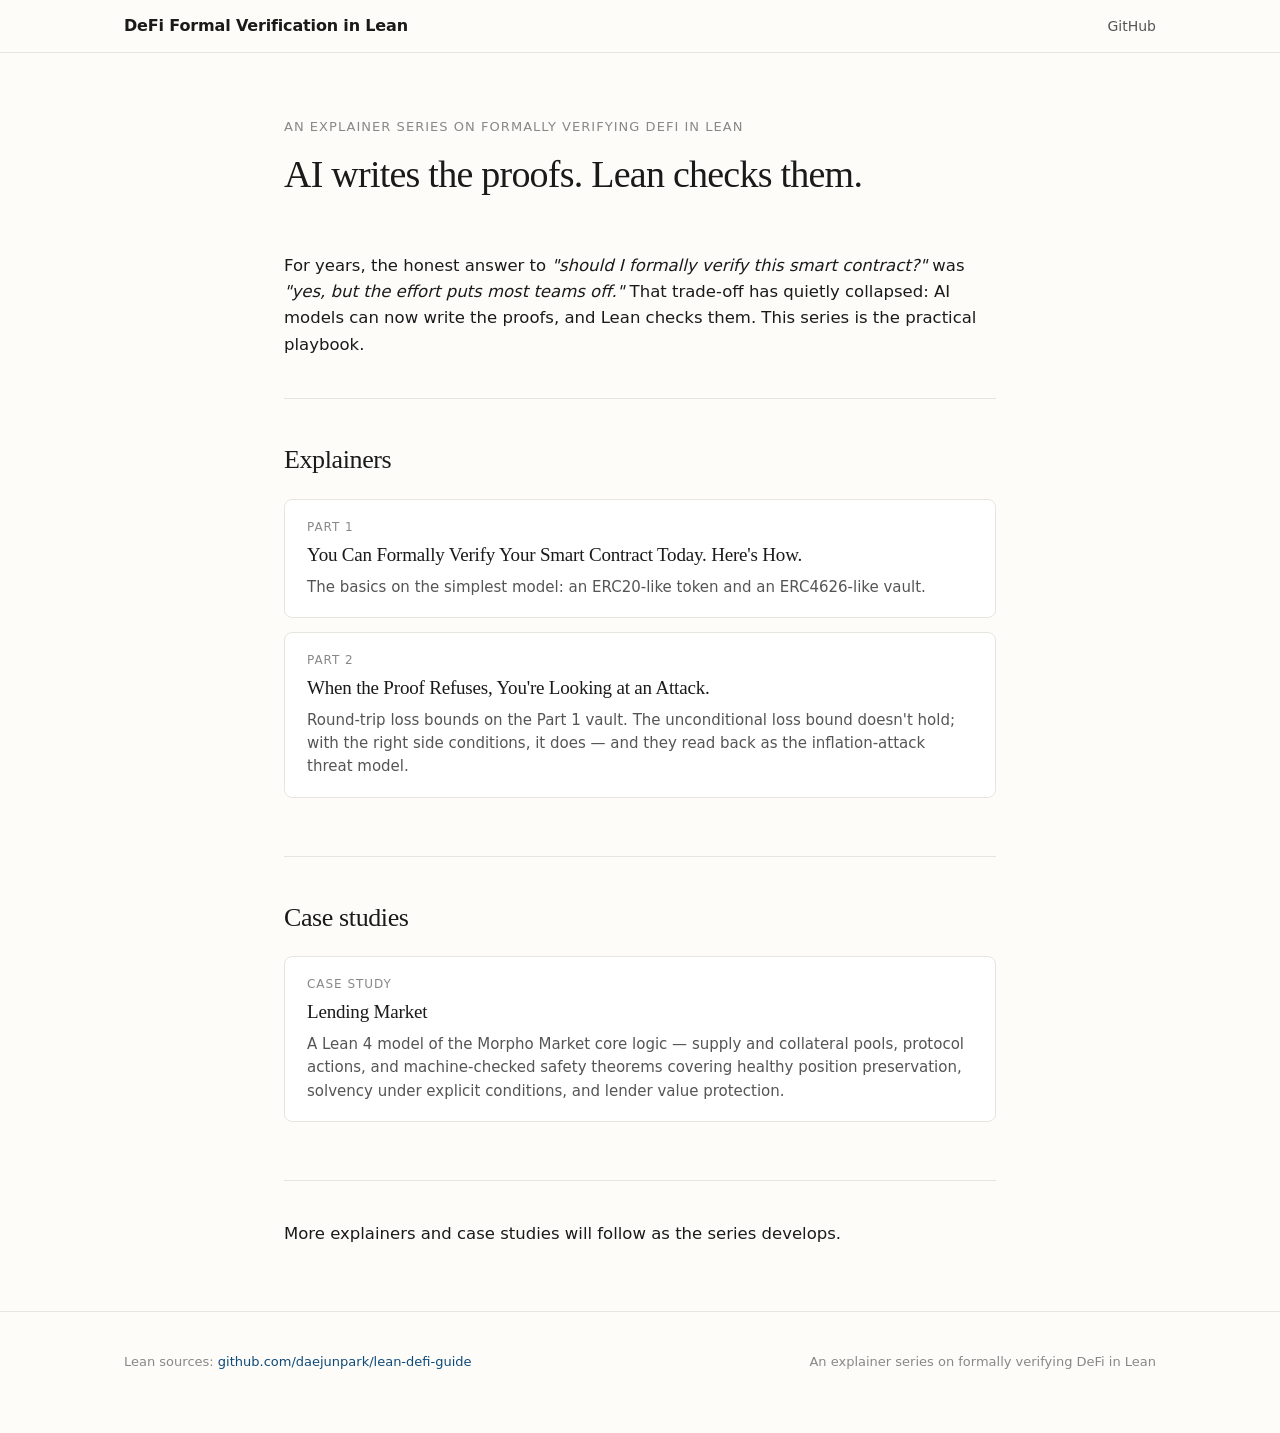
<file: docs/index.html>
<!doctype html>
<html lang="en">
<head>
<meta charset="utf-8" />
<meta name="viewport" content="width=device-width, initial-scale=1" />
<title>DeFi Formal Verification in Lean</title>
<link rel="stylesheet" href="styles.css">
</head>
<body>

<nav class="top">
  <div class="wrap">
    <div class="brand"><a href="./">DeFi Formal Verification in Lean</a></div>
    <div class="links">
      <a href="https://github.com/daejunpark/lean-defi-guide">GitHub</a>
    </div>
  </div>
</nav>

<header class="hero">
  <div class="wrap">
    <p class="partof">An explainer series on formally verifying DeFi in Lean</p>
    <h1>AI writes the proofs. Lean checks them.</h1>
  </div>
</header>

<article>
<div class="wrap">

<section>
  <p>
    For years, the honest answer to <em>"should I formally verify
    this smart contract?"</em> was <em>"yes, but the effort puts
    most teams off."</em> That trade-off has quietly collapsed: AI
    models can now write the proofs, and Lean checks them. This
    series is the practical playbook.
  </p>
</section>

<section>
  <h2>Explainers</h2>

  <div class="card-list">
    <a href="part-1.html" class="card">
      <div class="card-label">Part 1</div>
      <div class="card-title">You Can Formally Verify Your Smart Contract Today. Here's How.</div>
      <p class="card-desc">The basics on the simplest model: an ERC20-like token and an ERC4626-like vault.</p>
    </a>
    <a href="part-2.html" class="card">
      <div class="card-label">Part 2</div>
      <div class="card-title">When the Proof Refuses, You're Looking at an Attack.</div>
      <p class="card-desc">Round-trip loss bounds on the Part 1 vault. The unconditional loss bound doesn't hold; with the right side conditions, it does &mdash; and they read back as the inflation-attack threat model.</p>
    </a>
  </div>
</section>

<section>
  <h2>Case studies</h2>

  <div class="card-list">
    <a href="lending-market/" class="card">
      <div class="card-label">Case study</div>
      <div class="card-title">Lending Market</div>
      <p class="card-desc">A Lean 4 model of the Morpho Market core logic — supply and collateral pools, protocol actions, and machine-checked safety theorems covering healthy position preservation, solvency under explicit conditions, and lender value protection.</p>
    </a>
  </div>
</section>

<section>
  <p>
    More explainers and case studies will follow as the series develops.
  </p>
</section>

</div>
</article>

<footer class="site">
  <div class="wrap">
    <span>Lean sources: <a href="https://github.com/daejunpark/lean-defi-guide">github.com/daejunpark/lean-defi-guide</a></span>
    <span>An explainer series on formally verifying DeFi in Lean</span>
  </div>
</footer>

</body>
</html>
</file>
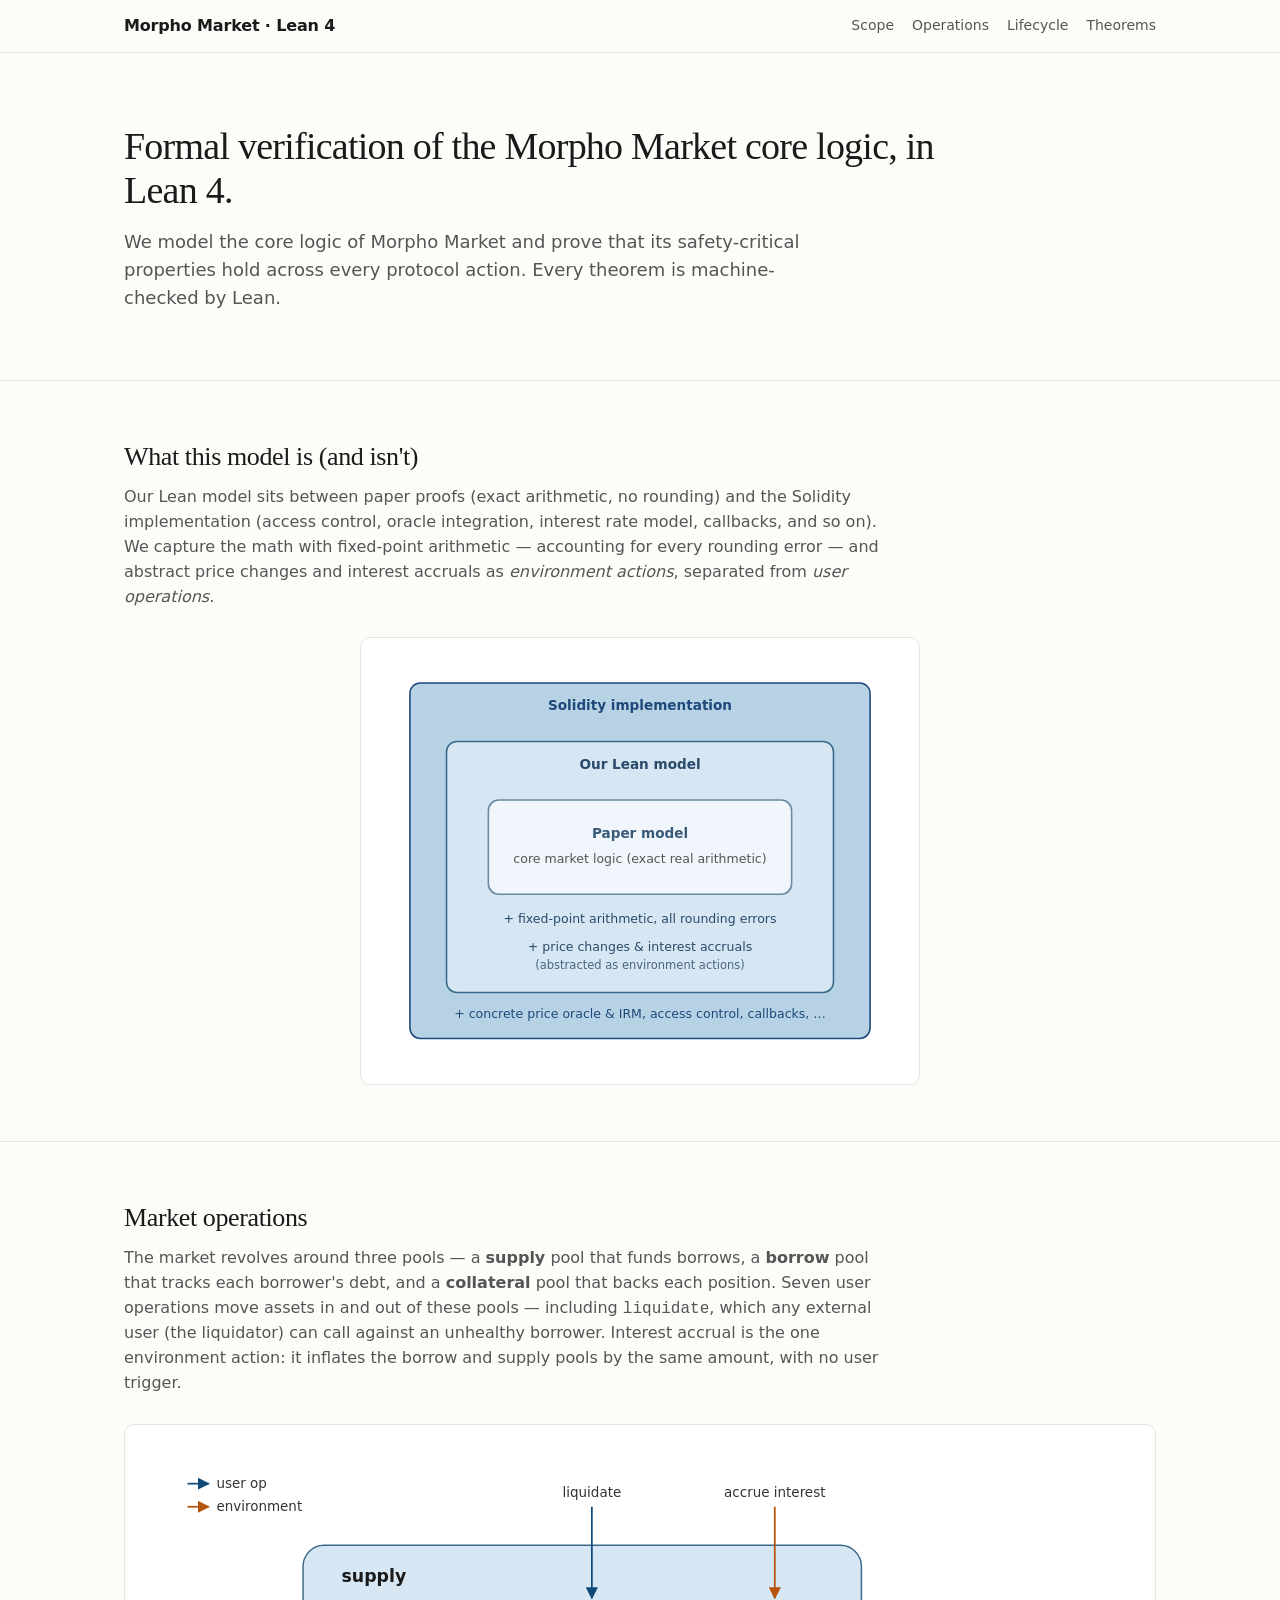
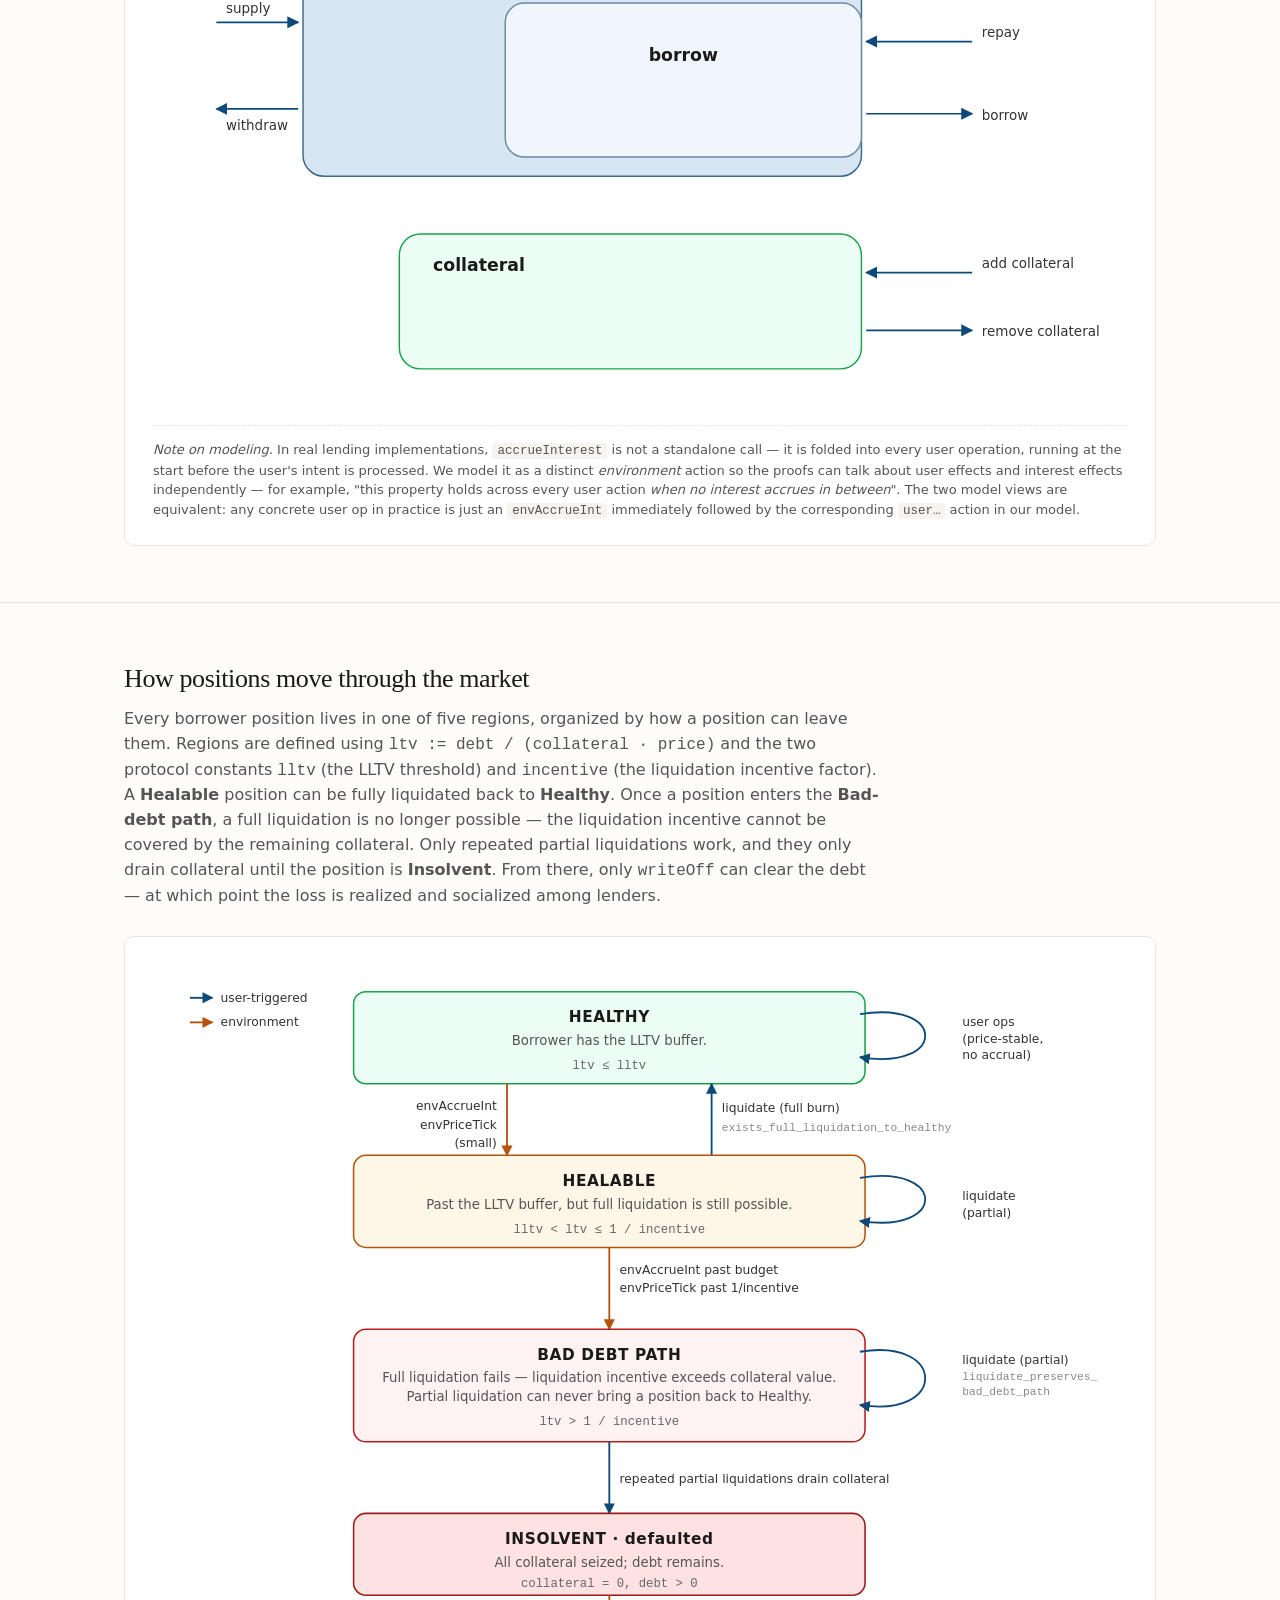
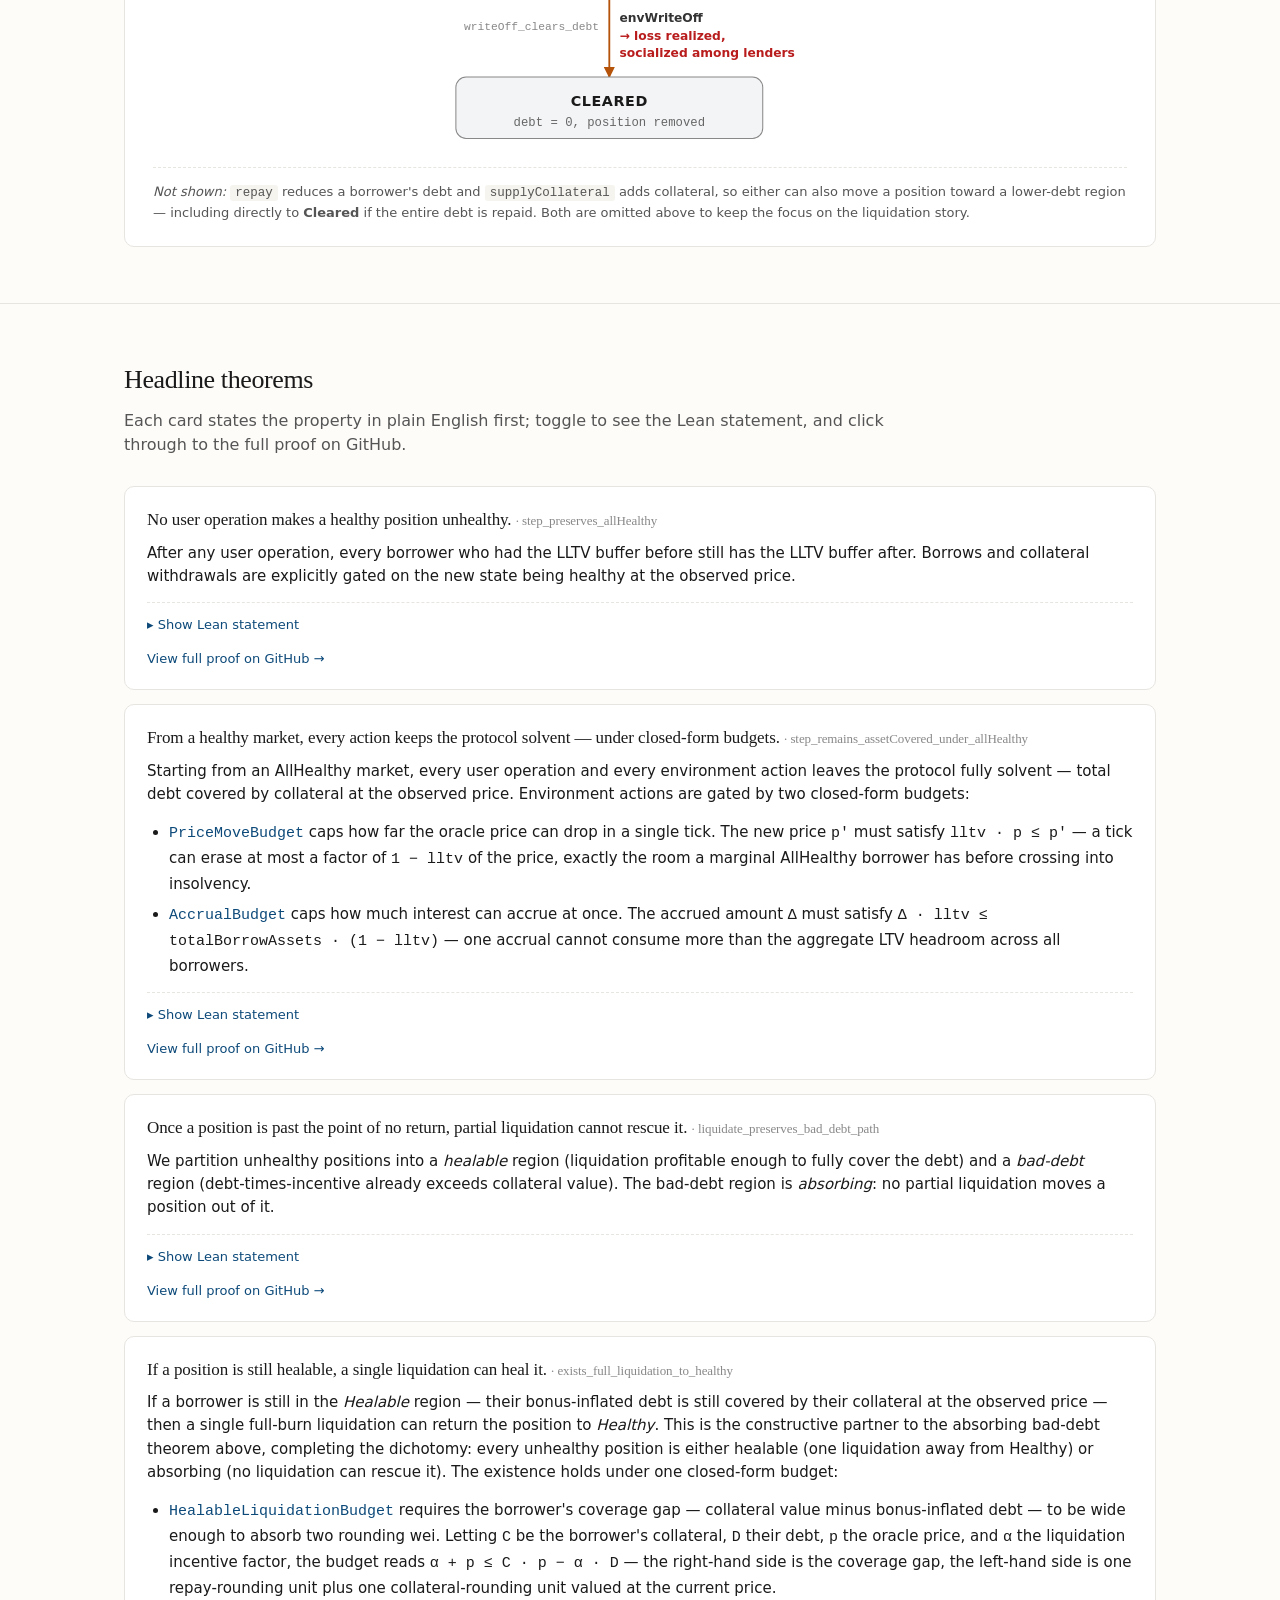
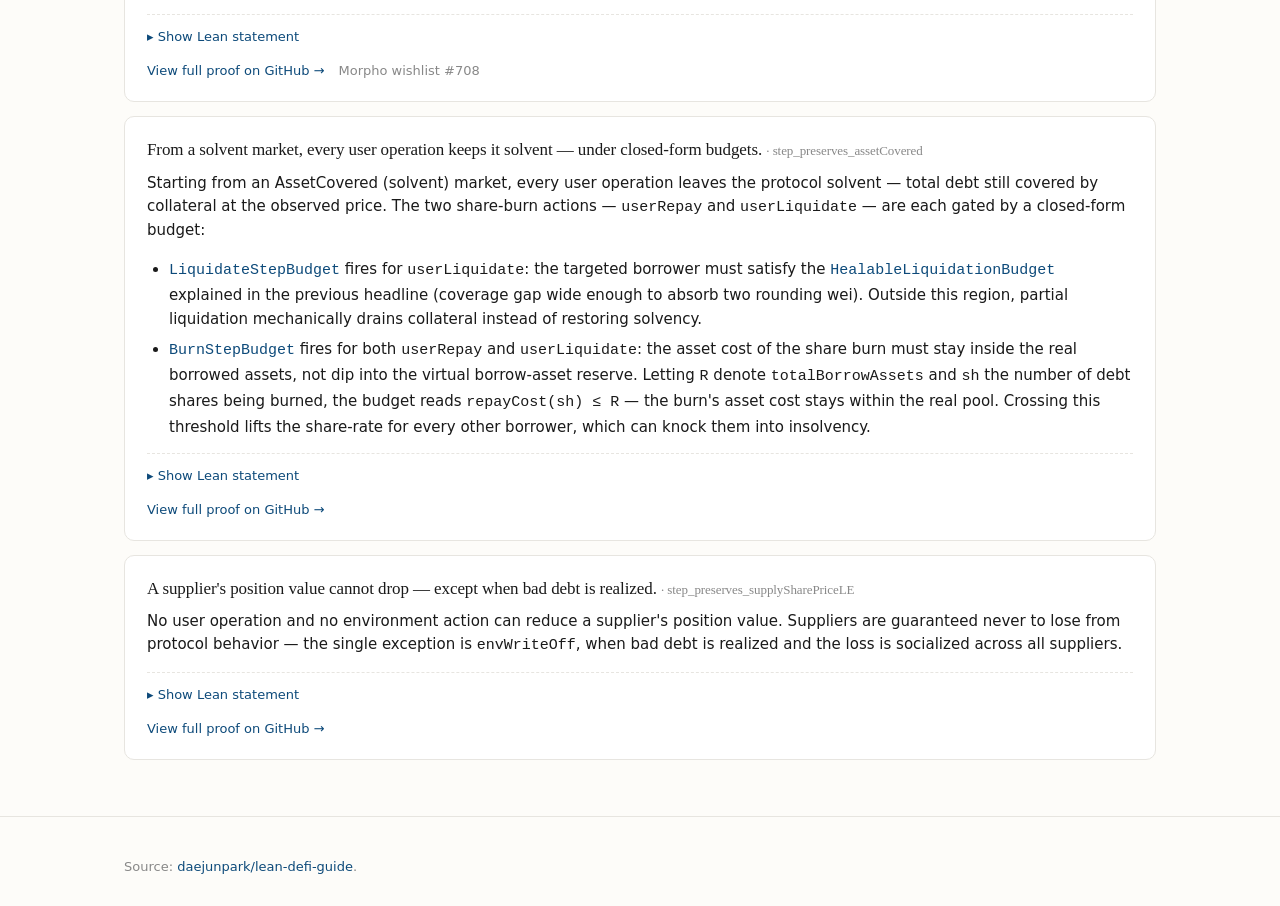
<file: docs/lending-market/index.html>
<!doctype html>
<html lang="en">
<head>
<meta charset="utf-8" />
<meta name="viewport" content="width=device-width, initial-scale=1" />
<title>Formal Verification of the Morpho Market Core Logic in Lean 4</title>
<link rel="stylesheet" href="styles.css">
</head>
<body>

<nav class="top">
  <div class="wrap">
    <div class="brand">Morpho Market · Lean 4</div>
    <div class="links">
      <a href="#scope">Scope</a>
      <a href="#operations">Operations</a>
      <a href="#lifecycle">Lifecycle</a>
      <a href="#theorems">Theorems</a>
    </div>
  </div>
</nav>

<header class="hero">
  <div class="wrap">
    <h1>Formal verification of the Morpho Market core logic, in Lean 4.</h1>
    <p class="lede">
      We model the core logic of Morpho Market and prove that its
      safety-critical properties hold across every protocol action.
      Every theorem is machine-checked by Lean.
    </p>
  </div>
</header>

<!-- ============================================================ -->
<section id="scope">
  <div class="wrap">
    <h2>What this model is (and isn't)</h2>
    <p class="section-lede">
      Our Lean model sits between paper proofs (exact arithmetic, no
      rounding) and the Solidity implementation (access control, oracle
      integration, interest rate model, callbacks, and so on). We
      capture the math with fixed-point arithmetic — accounting for
      every rounding error — and abstract price changes and interest
      accruals as <em>environment actions</em>, separated from
      <em>user operations</em>.
    </p>

    <div class="scope-single">
      <div class="scope-card">
        <svg viewBox="0 0 480 380" xmlns="http://www.w3.org/2000/svg"
             aria-label="Model scope as nested layers">
          <!-- Outer (Solidity) -->
          <rect x="20" y="20" width="440" height="340"
                fill="#b8d2e5" stroke="#1d4a7a" stroke-width="1.5" rx="10"/>
          <text x="240" y="46" text-anchor="middle"
                style="font: 600 13px var(--sans); fill: #1d4a7a;">
            Solidity implementation
          </text>

          <!-- Middle (Lean) -->
          <rect x="55" y="76" width="370" height="240"
                fill="#d6e6f2" stroke="#3a6a8a" stroke-width="1.5" rx="10"/>
          <text x="240" y="102" text-anchor="middle"
                style="font: 600 13px var(--sans); fill: #2a4a6a;">
            Our Lean model
          </text>

          <!-- Inner (Paper) -->
          <rect x="95" y="132" width="290" height="90"
                fill="#f0f6fb" stroke="#6b8aa0" stroke-width="1.5" rx="10"/>
          <text x="240" y="168" text-anchor="middle"
                style="font: 600 13px var(--sans); fill: #3a5a7a;">
            Paper model
          </text>
          <text x="240" y="192" text-anchor="middle"
                style="font: 12px var(--sans); fill: #555;">
            core market logic (exact real arithmetic)
          </text>

          <!-- Lean's additions -->
          <text x="240" y="250" text-anchor="middle"
                style="font: 12px var(--sans); fill: #2a4a6a;">
            + fixed-point arithmetic, all rounding errors
          </text>
          <text x="240" y="276" text-anchor="middle"
                style="font: 12px var(--sans); fill: #2a4a6a;">
            + price changes &amp; interest accruals
          </text>
          <text x="240" y="294" text-anchor="middle"
                style="font: 11px var(--sans); fill: #4a6680;">
            (abstracted as environment actions)
          </text>

          <!-- Solidity's additions -->
          <text x="240" y="340" text-anchor="middle"
                style="font: 12px var(--sans); fill: #1d4a7a;">
            + concrete price oracle &amp; IRM, access control, callbacks, …
          </text>
        </svg>
      </div>
    </div>
  </div>
</section>

<!-- ============================================================ -->
<section id="operations">
  <div class="wrap">
    <h2>Market operations</h2>
    <p class="section-lede">
      The market revolves around three pools — a <strong>supply</strong>
      pool that funds borrows, a <strong>borrow</strong> pool that
      tracks each borrower's debt, and a <strong>collateral</strong>
      pool that backs each position. Seven user operations move assets
      in and out of these pools — including <code>liquidate</code>,
      which any external user (the liquidator) can call against an
      unhealthy borrower. Interest accrual is the one environment
      action: it inflates the borrow and supply pools by the same
      amount, with no user trigger.
    </p>

    <div class="arch-wrap">
      <svg viewBox="0 0 1020 580" xmlns="http://www.w3.org/2000/svg"
           aria-label="Market operations and pools">
        <defs>
          <marker id="op-arr-user" viewBox="0 0 10 10" refX="9" refY="5"
                  markerWidth="7" markerHeight="7" orient="auto">
            <path d="M0,0 L10,5 L0,10 z" fill="#0d4a7a"/>
          </marker>
          <marker id="op-arr-env" viewBox="0 0 10 10" refX="9" refY="5"
                  markerWidth="7" markerHeight="7" orient="auto">
            <path d="M0,0 L10,5 L0,10 z" fill="#b45309"/>
          </marker>
          <style>
            .pool-supply { fill: #d6e6f2; stroke: #3a6a8a; stroke-width: 1.5; }
            .pool-borrow { fill: #f0f6fb; stroke: #6b8aa0; stroke-width: 1.5; }
            .pool-coll   { fill: #ecfdf5; stroke: #16a34a; stroke-width: 1.5; }
            .pool-name   { font: 600 18px -apple-system, system-ui, sans-serif;
                           fill: #1a1a1a; }
            .op-user     { stroke: #0d4a7a; stroke-width: 1.8; fill: none; }
            .op-env      { stroke: #b45309; stroke-width: 1.8; fill: none; }
            .op-label    { font: 14px -apple-system, system-ui, sans-serif;
                           fill: #333; }
          </style>
        </defs>

        <!-- legend (top-left) -->
        <g transform="translate(40, 30)">
          <line class="op-user" x1="0" y1="6"  x2="22" y2="6"  marker-end="url(#op-arr-user)"/>
          <text class="op-label" x="30" y="10">user op</text>
          <line class="op-env"  x1="0" y1="30" x2="22" y2="30" marker-end="url(#op-arr-env)"/>
          <text class="op-label" x="30" y="34">environment</text>
        </g>

        <!-- SUPPLY pool (outer) -->
        <rect class="pool-supply" x="160" y="100" width="580" height="240" rx="22"/>
        <text class="pool-name" x="200" y="138">supply</text>

        <!-- BORROW pool (nested in supply, flush with supply's right edge) -->
        <rect class="pool-borrow" x="370" y="160" width="370" height="160" rx="20"/>
        <text class="pool-name" x="555" y="220" text-anchor="middle">borrow</text>

        <!-- COLLATERAL pool -->
        <rect class="pool-coll" x="260" y="400" width="480" height="140" rx="22"/>
        <text class="pool-name" x="295" y="438">collateral</text>

        <!-- supply IN (left) -->
        <line class="op-user" x1="70" y1="180" x2="155" y2="180" marker-end="url(#op-arr-user)"/>
        <text class="op-label" x="80" y="170">supply</text>

        <!-- withdraw OUT (left) -->
        <line class="op-user" x1="155" y1="270" x2="70" y2="270" marker-end="url(#op-arr-user)"/>
        <text class="op-label" x="80" y="292">withdraw</text>

        <!-- liquidate (top, into borrow) -->
        <line class="op-user" x1="460" y1="60" x2="460" y2="155" marker-end="url(#op-arr-user)"/>
        <text class="op-label" x="460" y="50" text-anchor="middle">liquidate</text>

        <!-- accrue interest (top, into borrow) -->
        <line class="op-env" x1="650" y1="60" x2="650" y2="155" marker-end="url(#op-arr-env)"/>
        <text class="op-label" x="650" y="50" text-anchor="middle">accrue interest</text>

        <!-- repay IN (right) -->
        <line class="op-user" x1="855" y1="200" x2="745" y2="200" marker-end="url(#op-arr-user)"/>
        <text class="op-label" x="865" y="195">repay</text>

        <!-- borrow OUT (right) -->
        <line class="op-user" x1="745" y1="275" x2="855" y2="275" marker-end="url(#op-arr-user)"/>
        <text class="op-label" x="865" y="282">borrow</text>

        <!-- add collateral IN (right) -->
        <line class="op-user" x1="855" y1="440" x2="745" y2="440" marker-end="url(#op-arr-user)"/>
        <text class="op-label" x="865" y="435">add collateral</text>

        <!-- remove collateral OUT (right) -->
        <line class="op-user" x1="745" y1="500" x2="855" y2="500" marker-end="url(#op-arr-user)"/>
        <text class="op-label" x="865" y="506">remove collateral</text>
      </svg>
      <p class="diagram-note">
        <em>Note on modeling.</em> In real lending implementations,
        <code>accrueInterest</code> is not a
        standalone call — it is folded into every user operation,
        running at the start before the user's intent is processed. We
        model it as a distinct <em>environment</em> action so the
        proofs can talk about user effects and interest effects
        independently — for example, "this property holds across every
        user action <em>when no interest accrues in between</em>".
        The two model views are equivalent: any concrete user op in
        practice is just an <code>envAccrueInt</code> immediately
        followed by the corresponding <code>user…</code> action in our
        model.
      </p>
    </div>
  </div>
</section>

<!-- ============================================================ -->
<section id="lifecycle">
  <div class="wrap">
    <h2>How positions move through the market</h2>
    <p class="section-lede">
      Every borrower position lives in one of five regions, organized by
      how a position can leave them. Regions are defined using
      <span class="mono">ltv := debt / (collateral · price)</span> and the
      two protocol constants <span class="mono">lltv</span> (the LLTV
      threshold) and <span class="mono">incentive</span> (the liquidation
      incentive factor). A <strong>Healable</strong> position can be
      fully liquidated back to <strong>Healthy</strong>. Once a position
      enters the <strong>Bad-debt path</strong>, a full liquidation is no
      longer possible — the liquidation incentive cannot be covered by
      the remaining collateral. Only repeated partial liquidations work,
      and they only drain collateral until the position is
      <strong>Insolvent</strong>. From there, only <code>writeOff</code>
      can clear the debt — at which point the loss is realized and
      socialized among lenders.
    </p>

    <div class="arch-wrap">
      <svg viewBox="0 0 960 770" xmlns="http://www.w3.org/2000/svg"
           aria-label="Borrower lifecycle across regions">
        <defs>
          <marker id="arr-env" viewBox="0 0 10 10" refX="9" refY="5"
                  markerWidth="6" markerHeight="6" orient="auto">
            <path d="M0,0 L10,5 L0,10 z" fill="#b45309"/>
          </marker>
          <marker id="arr-user" viewBox="0 0 10 10" refX="9" refY="5"
                  markerWidth="6" markerHeight="6" orient="auto">
            <path d="M0,0 L10,5 L0,10 z" fill="#0d4a7a"/>
          </marker>
          <style>
            .reg-healthy   { fill: #ecfdf5; stroke: #16a34a; stroke-width: 1.5; }
            .reg-healable  { fill: #fef6e7; stroke: #b45309; stroke-width: 1.5; }
            .reg-baddebt   { fill: #fef2f2; stroke: #b91c1c; stroke-width: 1.5; }
            .reg-insolvent { fill: #fee2e2; stroke: #991b1b; stroke-width: 1.5; }
            .reg-cleared   { fill: #f3f4f6; stroke: #888;    stroke-width: 1; }
            .reg-title { font: 600 15px -apple-system, system-ui, sans-serif;
                         fill: #1a1a1a; letter-spacing: 0.04em; }
            .reg-sub   { font: 13px -apple-system, system-ui, sans-serif;
                         fill: #555; }
            .reg-cond  { font: 12px ui-monospace, Menlo, monospace;
                         fill: #666; }
            .edge-env  { stroke: #b45309; stroke-width: 1.8; fill: none; }
            .edge-user { stroke: #0d4a7a; stroke-width: 1.8; fill: none; }
            .edge-label { font: 12px -apple-system, system-ui, sans-serif;
                          fill: #333; }
            .edge-thm   { font: 11px ui-monospace, Menlo, monospace;
                          fill: #888; }
          </style>
        </defs>

        <!-- legend (top-left) -->
        <g transform="translate(40, 30)">
          <line class="edge-user" x1="0" y1="6" x2="22" y2="6" marker-end="url(#arr-user)"/>
          <text class="edge-label" x="30" y="10">user-triggered</text>
          <line class="edge-env" x1="0" y1="30" x2="22" y2="30" marker-end="url(#arr-env)"/>
          <text class="edge-label" x="30" y="34">environment</text>
        </g>

        <!-- HEALTHY -->
        <rect class="reg-healthy" x="200" y="30" width="500" height="90" rx="12"/>
        <text class="reg-title" x="450" y="60"  text-anchor="middle">HEALTHY</text>
        <text class="reg-sub"   x="450" y="82"  text-anchor="middle">Borrower has the LLTV buffer.</text>
        <text class="reg-cond"  x="450" y="106" text-anchor="middle">ltv  ≤  lltv</text>

        <!-- self-loop on Healthy -->
        <path class="edge-user" d="M695,52 C 780,38 780,108 695,94" marker-end="url(#arr-user)"/>
        <text class="edge-label" x="795" y="64" text-anchor="start">user ops</text>
        <text class="edge-label" x="795" y="80" text-anchor="start">(price-stable,</text>
        <text class="edge-label" x="795" y="96" text-anchor="start">no accrual)</text>

        <!-- HEALTHY → HEALABLE (env, left) -->
        <path class="edge-env" d="M350,120 L350,190" marker-end="url(#arr-env)"/>
        <text class="edge-label" x="340" y="146" text-anchor="end">envAccrueInt</text>
        <text class="edge-label" x="340" y="164" text-anchor="end">envPriceTick</text>
        <text class="edge-label" x="340" y="182" text-anchor="end">(small)</text>

        <!-- HEALABLE → HEALTHY (user, full burn liquidation) -->
        <path class="edge-user" d="M550,190 L550,120" marker-end="url(#arr-user)"/>
        <text class="edge-label" x="560" y="148" text-anchor="start">liquidate (full burn)</text>
        <text class="edge-thm"   x="560" y="166" text-anchor="start">exists_full_liquidation_to_healthy</text>

        <!-- HEALABLE -->
        <rect class="reg-healable" x="200" y="190" width="500" height="90" rx="12"/>
        <text class="reg-title" x="450" y="220" text-anchor="middle">HEALABLE</text>
        <text class="reg-sub"   x="450" y="242" text-anchor="middle">Past the LLTV buffer, but full liquidation is still possible.</text>
        <text class="reg-cond"  x="450" y="266" text-anchor="middle">lltv  &lt;  ltv  ≤  1 / incentive</text>

        <!-- self-loop on Healable -->
        <path class="edge-user" d="M695,212 C 780,198 780,268 695,254" marker-end="url(#arr-user)"/>
        <text class="edge-label" x="795" y="234" text-anchor="start">liquidate</text>
        <text class="edge-label" x="795" y="250" text-anchor="start">(partial)</text>

        <!-- HEALABLE → BADDEBT (env, centered) -->
        <path class="edge-env" d="M450,280 L450,360" marker-end="url(#arr-env)"/>
        <text class="edge-label" x="460" y="306" text-anchor="start">envAccrueInt past budget</text>
        <text class="edge-label" x="460" y="324" text-anchor="start">envPriceTick past 1/incentive</text>

        <!-- BAD DEBT PATH -->
        <rect class="reg-baddebt" x="200" y="360" width="500" height="110" rx="12"/>
        <text class="reg-title" x="450" y="390" text-anchor="middle">BAD DEBT PATH</text>
        <text class="reg-sub"   x="450" y="412" text-anchor="middle">Full liquidation fails — liquidation incentive exceeds collateral value.</text>
        <text class="reg-sub"   x="450" y="430" text-anchor="middle">Partial liquidation can never bring a position back to Healthy.</text>
        <text class="reg-cond"  x="450" y="454" text-anchor="middle">ltv  &gt;  1 / incentive</text>

        <!-- self-loop on BadDebt -->
        <path class="edge-user" d="M695,382 C 780,368 780,448 695,434" marker-end="url(#arr-user)"/>
        <text class="edge-label" x="795" y="394" text-anchor="start">liquidate (partial)</text>
        <text class="edge-thm"   x="795" y="410" text-anchor="start">liquidate_preserves_</text>
        <text class="edge-thm"   x="795" y="424" text-anchor="start">bad_debt_path</text>

        <!-- BAD DEBT → INSOLVENT (user, centered, repeated liquidations) -->
        <path class="edge-user" d="M450,470 L450,540" marker-end="url(#arr-user)"/>
        <text class="edge-label" x="460" y="510" text-anchor="start">repeated partial liquidations drain collateral</text>

        <!-- INSOLVENT -->
        <rect class="reg-insolvent" x="200" y="540" width="500" height="80" rx="12"/>
        <text class="reg-title" x="450" y="570" text-anchor="middle">INSOLVENT · defaulted</text>
        <text class="reg-sub"   x="450" y="592" text-anchor="middle">All collateral seized; debt remains.</text>
        <text class="reg-cond"  x="450" y="612" text-anchor="middle">collateral = 0,   debt &gt; 0</text>

        <!-- INSOLVENT → CLEARED (env writeOff, loss realized) -->
        <path class="edge-env" d="M450,620 L450,700" marker-end="url(#arr-env)"/>
        <text class="edge-label" x="460" y="646" text-anchor="start" style="font-weight:600;">envWriteOff</text>
        <text class="edge-label" x="460" y="664" text-anchor="start" style="fill:#b91c1c; font-weight:600;">→ loss realized,</text>
        <text class="edge-label" x="460" y="680" text-anchor="start" style="fill:#b91c1c; font-weight:600;">socialized among lenders</text>
        <text class="edge-thm"   x="440" y="654" text-anchor="end">writeOff_clears_debt</text>

        <!-- CLEARED -->
        <rect class="reg-cleared" x="300" y="700" width="300" height="60" rx="10"/>
        <text class="reg-title" x="450" y="728" text-anchor="middle" style="font-size: 14px;">CLEARED</text>
        <text class="reg-cond"  x="450" y="748" text-anchor="middle">debt = 0,  position removed</text>
      </svg>
      <p class="diagram-note">
        <em>Not shown:</em> <code>repay</code> reduces a borrower's debt
        and <code>supplyCollateral</code> adds collateral, so either can
        also move a position toward a lower-debt region — including
        directly to <strong>Cleared</strong> if the entire debt is
        repaid. Both are omitted above to keep the focus on the
        liquidation story.
      </p>
    </div>
  </div>
</section>

<!-- ============================================================ -->
<section id="theorems">
  <div class="wrap">
    <h2>Headline theorems</h2>
    <p class="section-lede">
      Each card states the property in plain English first; toggle to
      see the Lean statement, and click through to the full proof on
      GitHub.
    </p>

    <div class="thms">

      <!-- 2. step_preserves_allHealthy -->
      <div class="thm">
        <h3>No user operation makes a healthy position unhealthy.
          <span class="nm">· step_preserves_allHealthy</span>
        </h3>
        <p class="plain">
          After any user operation, every borrower who had the LLTV
          buffer before still has the LLTV buffer after. Borrows and
          collateral withdrawals are explicitly gated on the new state
          being healthy at the observed price.
        </p>
        <details>
          <summary>Show Lean statement</summary>
<pre><span class="kw">theorem</span> <span class="name">step_preserves_allHealthy</span>
    {a : Action} {w w' : World}
    (h_pm : NoPriceMove a) (h_acc : NoAccrual a)
    (hbk : Bookkeep w) (hAH : AllHealthy w)
    (hstep : step a w = some w') : AllHealthy w'</pre>
        </details>
        <div class="footer">
          <a href="https://github.com/daejunpark/lean-defi-guide/blob/main/lending-market/Proofs/AllHealthy.lean#L456">View full proof on GitHub →</a>
        </div>
      </div>

      <!-- 3. step_remains_assetCovered_under_allHealthy -->
      <div class="thm">
        <h3>From a healthy market, every action keeps the protocol solvent — under closed-form budgets.
          <span class="nm">· step_remains_assetCovered_under_allHealthy</span>
        </h3>
        <p class="plain">
          Starting from an AllHealthy market, every user operation and
          every environment action leaves the protocol fully solvent —
          total debt covered by collateral at the observed price.
          Environment actions are gated by two closed-form budgets:
        </p>
        <ul class="plain-list">
          <li>
            <a href="https://github.com/daejunpark/lean-defi-guide/blob/main/lending-market/Defs/Predicates.lean#L54"><code>PriceMoveBudget</code></a> caps how far the oracle price
            can drop in a single tick. The new price
            <span class="mono">p'</span> must satisfy
            <span class="mono">lltv · p ≤ p'</span> — a tick can erase
            at most a factor of <span class="mono">1 − lltv</span> of
            the price, exactly the room a marginal AllHealthy borrower
            has before crossing into insolvency.
          </li>
          <li>
            <a href="https://github.com/daejunpark/lean-defi-guide/blob/main/lending-market/Defs/Predicates.lean#L46"><code>AccrualBudget</code></a> caps how much interest can
            accrue at once. The accrued amount
            <span class="mono">Δ</span> must satisfy
            <span class="mono">Δ · lltv ≤ totalBorrowAssets · (1 − lltv)</span>
            — one accrual cannot consume more than the aggregate LTV
            headroom across all borrowers.
          </li>
        </ul>
        <details>
          <summary>Show Lean statement</summary>
<pre><span class="kw">theorem</span> <span class="name">step_remains_assetCovered_under_allHealthy</span>
    {a : Action} {w w' : World}
    (h_pmb : PriceMoveBudget a (w.oracle.read))
    (hbk : Bookkeep w) (hAH : AllHealthy w)
    (h_acb : AccrualBudget a w)
    (hstep : step a w = some w') : AssetCovered w'</pre>
        </details>
        <div class="footer">
          <a href="https://github.com/daejunpark/lean-defi-guide/blob/main/lending-market/Proofs/AllHealthyToAssetCovered.lean#L209">View full proof on GitHub →</a>
        </div>
      </div>

      <!-- 5. liquidate_preserves_bad_debt_path -->
      <div class="thm">
        <h3>Once a position is past the point of no return, partial liquidation cannot rescue it.
          <span class="nm">· liquidate_preserves_bad_debt_path</span>
        </h3>
        <p class="plain">
          We partition unhealthy positions into a <em>healable</em>
          region (liquidation profitable enough to fully cover the debt)
          and a <em>bad-debt</em> region (debt-times-incentive already
          exceeds collateral value). The bad-debt region is
          <em>absorbing</em>: no partial liquidation moves a position
          out of it.
        </p>
        <details>
          <summary>Show Lean statement</summary>
<pre><span class="kw">theorem</span> <span class="name">liquidate_preserves_bad_debt_path</span>
    {w w' : World} {lq b : Addr} {sh seized : ℕ}
    (hp : (0 : OraclePrice) &lt; w.oracle.read)
    (hbk : Bookkeep w)
    (hBDP : BadDebtPath w b)
    (hl : liquidate w lq b sh = some (w', seized)) :
    BadDebtPath w' b</pre>
        </details>
        <div class="footer">
          <a href="https://github.com/daejunpark/lean-defi-guide/blob/main/lending-market/Proofs/Liquidation.lean#L309">View full proof on GitHub →</a>
        </div>
      </div>

      <!-- 6. exists_full_liquidation_to_healthy -->
      <div class="thm">
        <h3>If a position is still healable, a single liquidation can heal it.
          <span class="nm">· exists_full_liquidation_to_healthy</span>
        </h3>
        <p class="plain">
          If a borrower is still in the <em>Healable</em> region —
          their bonus-inflated debt is still covered by their collateral
          at the observed price — then a single full-burn liquidation
          can return the position to <em>Healthy</em>. This is the
          constructive partner to the absorbing bad-debt theorem above,
          completing the dichotomy: every unhealthy position is either
          healable (one liquidation away from Healthy) or absorbing (no
          liquidation can rescue it). The existence holds under one
          closed-form budget:
        </p>
        <ul class="plain-list">
          <li>
            <a href="https://github.com/daejunpark/lean-defi-guide/blob/main/lending-market/Defs/Predicates.lean#L162"><code>HealableLiquidationBudget</code></a> requires the
            borrower's coverage gap — collateral value minus
            bonus-inflated debt — to be wide enough to absorb two
            rounding wei. Letting <span class="mono">C</span> be the
            borrower's collateral, <span class="mono">D</span> their
            debt, <span class="mono">p</span> the oracle price, and
            <span class="mono">α</span> the liquidation incentive
            factor, the budget reads
            <span class="mono">α + p ≤ C · p − α · D</span> — the
            right-hand side is the coverage gap, the left-hand side is
            one repay-rounding unit plus one collateral-rounding unit
            valued at the current price.
          </li>
        </ul>
        <details>
          <summary>Show Lean statement</summary>
<pre><span class="kw">theorem</span> <span class="name">exists_full_liquidation_to_healthy</span>
    {w : World} {lq b : Addr}
    (hp : (0 : OraclePrice) &lt; w.oracle.read)
    (hUnhealthy : ¬ Healthy w b)
    (hBudget : HealableLiquidationBudget w b)
    (hLiquidatorFunds : LiquidatorHasFullRepayFunds w lq b)
    (hAccounting : MarketAccounting w) :
    ∃ sh w' seized,
      liquidate w lq b sh = some (w', seized) ∧ Healthy w' b</pre>
        </details>
        <div class="footer">
          <a href="https://github.com/daejunpark/lean-defi-guide/blob/main/lending-market/Proofs/Liquidation.lean#L676">View full proof on GitHub →</a>
          <span>Morpho wishlist #708</span>
        </div>
      </div>

      <!-- step_preserves_assetCovered -->
      <div class="thm">
        <h3>From a solvent market, every user operation keeps it solvent — under closed-form budgets.
          <span class="nm">· step_preserves_assetCovered</span>
        </h3>
        <p class="plain">
          Starting from an AssetCovered (solvent) market, every user
          operation leaves the protocol solvent — total debt still
          covered by collateral at the observed price. The two
          share-burn actions — <code>userRepay</code> and
          <code>userLiquidate</code> — are each gated by a closed-form
          budget:
        </p>
        <ul class="plain-list">
          <li>
            <a href="https://github.com/daejunpark/lean-defi-guide/blob/main/lending-market/Defs/Predicates.lean#L213"><code>LiquidateStepBudget</code></a> fires for
            <code>userLiquidate</code>: the targeted borrower must
            satisfy the <a href="https://github.com/daejunpark/lean-defi-guide/blob/main/lending-market/Defs/Predicates.lean#L162"><code>HealableLiquidationBudget</code></a>
            explained in the previous headline (coverage gap wide
            enough to absorb two rounding wei). Outside this region,
            partial liquidation mechanically drains collateral instead
            of restoring solvency.
          </li>
          <li>
            <a href="https://github.com/daejunpark/lean-defi-guide/blob/main/lending-market/Defs/Predicates.lean#L220"><code>BurnStepBudget</code></a> fires for both
            <code>userRepay</code> and <code>userLiquidate</code>:
            the asset cost of the share burn must stay inside the real
            borrowed assets, not dip into the virtual borrow-asset
            reserve. Letting <span class="mono">R</span> denote
            <span class="mono">totalBorrowAssets</span> and
            <span class="mono">sh</span> the number of debt shares
            being burned, the budget reads
            <span class="mono">repayCost(sh) ≤ R</span> — the burn's
            asset cost stays within the real pool. Crossing this
            threshold lifts the share-rate for every other borrower,
            which can knock them into insolvency.
          </li>
        </ul>
        <details>
          <summary>Show Lean statement</summary>
<pre><span class="kw">theorem</span> <span class="name">step_preserves_assetCovered</span>
    {a : Action} {w w' : World}
    (hp : 0 &lt; w.oracle.read_q)
    (h_pm : NoPriceMove a) (h_acc : NoAccrual a)
    (hbk : Bookkeep w) (hAC : AssetCovered w)
    (h_liq : LiquidateStepBudget a w)
    (h_burn : BurnStepBudget a w)
    (hstep : step a w = some w') : AssetCovered w'</pre>
        </details>
        <div class="footer">
          <a href="https://github.com/daejunpark/lean-defi-guide/blob/main/lending-market/Proofs/AssetCovered.lean#L772">View full proof on GitHub →</a>
        </div>
      </div>

      <!-- 5. step_preserves_supplySharePriceLE -->
      <div class="thm">
        <h3>A supplier's position value cannot drop — except when bad debt is realized.
          <span class="nm">· step_preserves_supplySharePriceLE</span>
        </h3>
        <p class="plain">
          No user operation and no environment action can reduce a
          supplier's position value. Suppliers are guaranteed never to
          lose from protocol behavior — the single exception is
          <code>envWriteOff</code>, when bad debt is realized and the
          loss is socialized across all suppliers.
        </p>
        <details>
          <summary>Show Lean statement</summary>
<pre><span class="kw">theorem</span> <span class="name">step_preserves_supplySharePriceLE</span>
    {a : Action} {w w' : World}
    (h_nbd : NoBadDebt a) (hbk : Bookkeep w)
    (hstep : step a w = some w') : SupplySharePriceLE w w'</pre>
        </details>
        <div class="footer">
          <a href="https://github.com/daejunpark/lean-defi-guide/blob/main/lending-market/Proofs/SharePrice.lean#L207">View full proof on GitHub →</a>
        </div>
      </div>

    </div>
  </div>
</section>

<footer class="site">
  <div class="wrap">
    <div>
      Source:
      <a href="https://github.com/daejunpark/lean-defi-guide">daejunpark/lean-defi-guide</a>.
    </div>
  </div>
</footer>

</body>
</html>
</file>
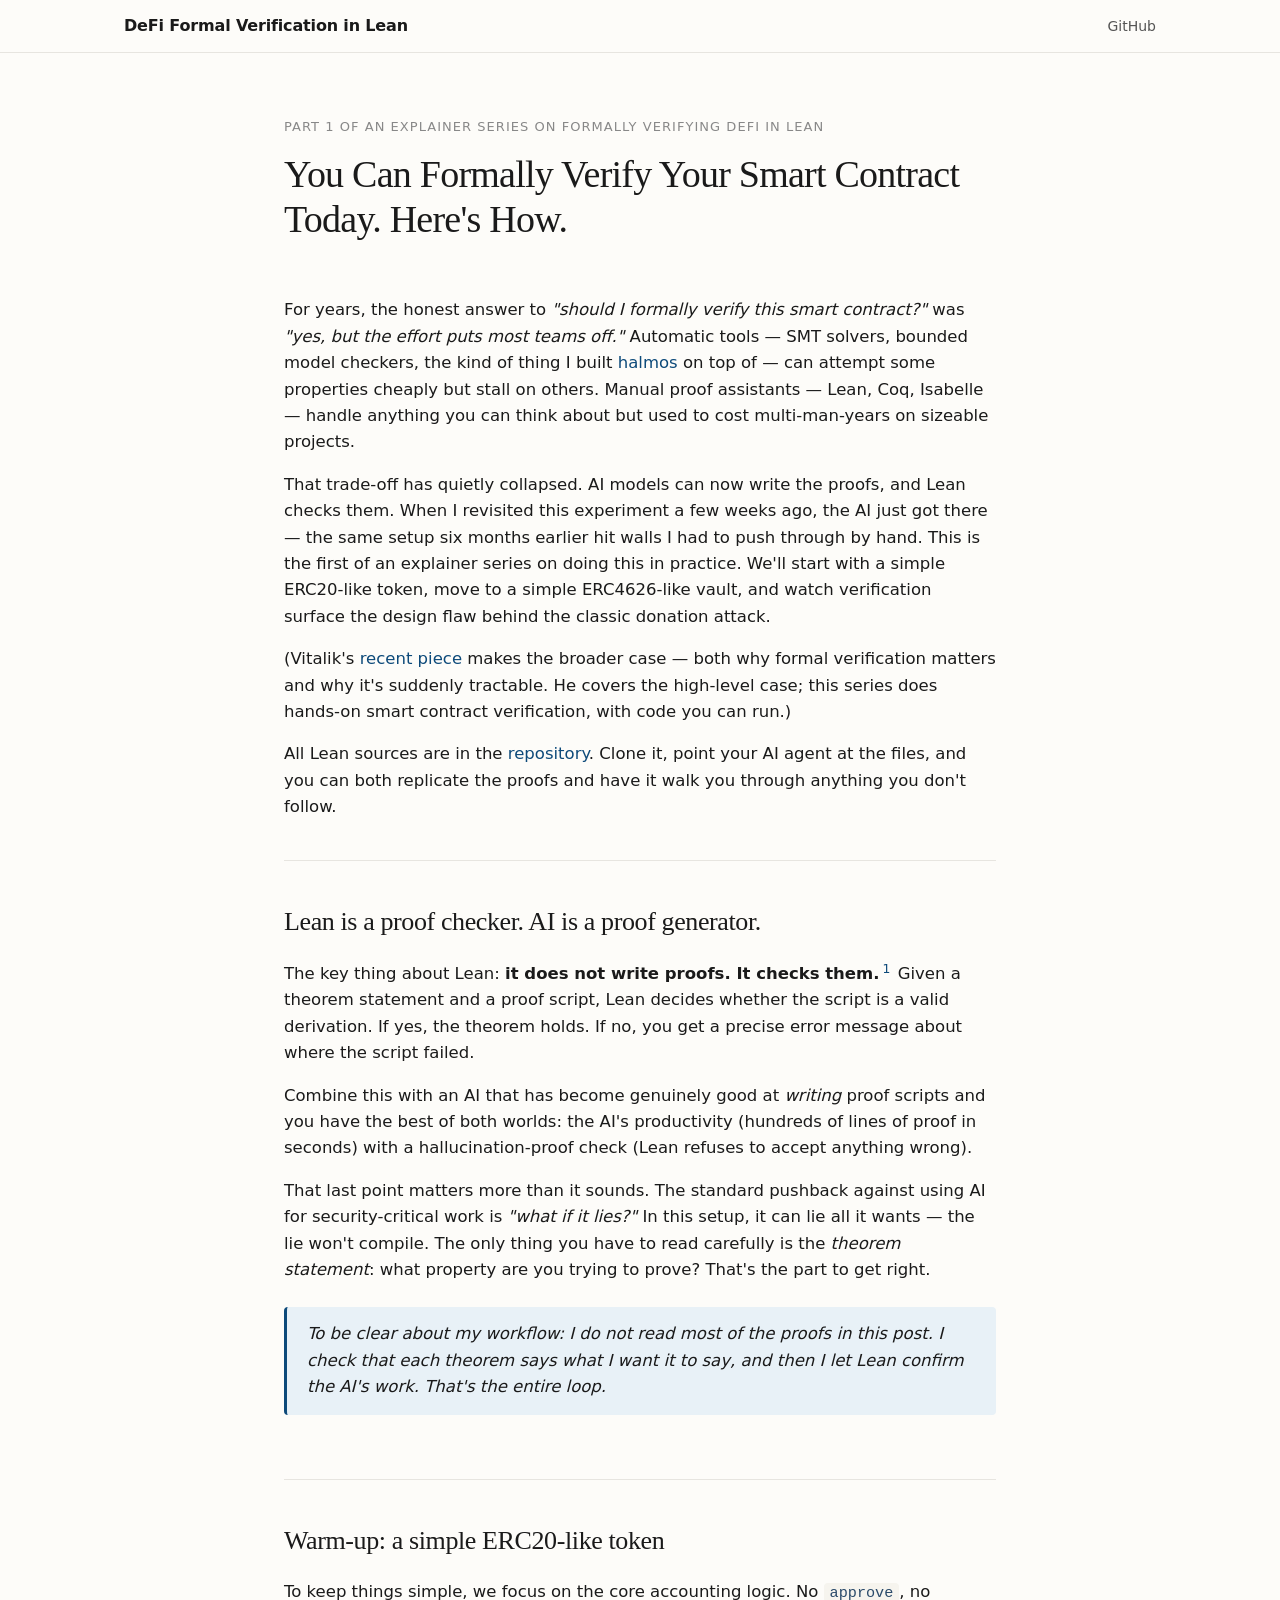
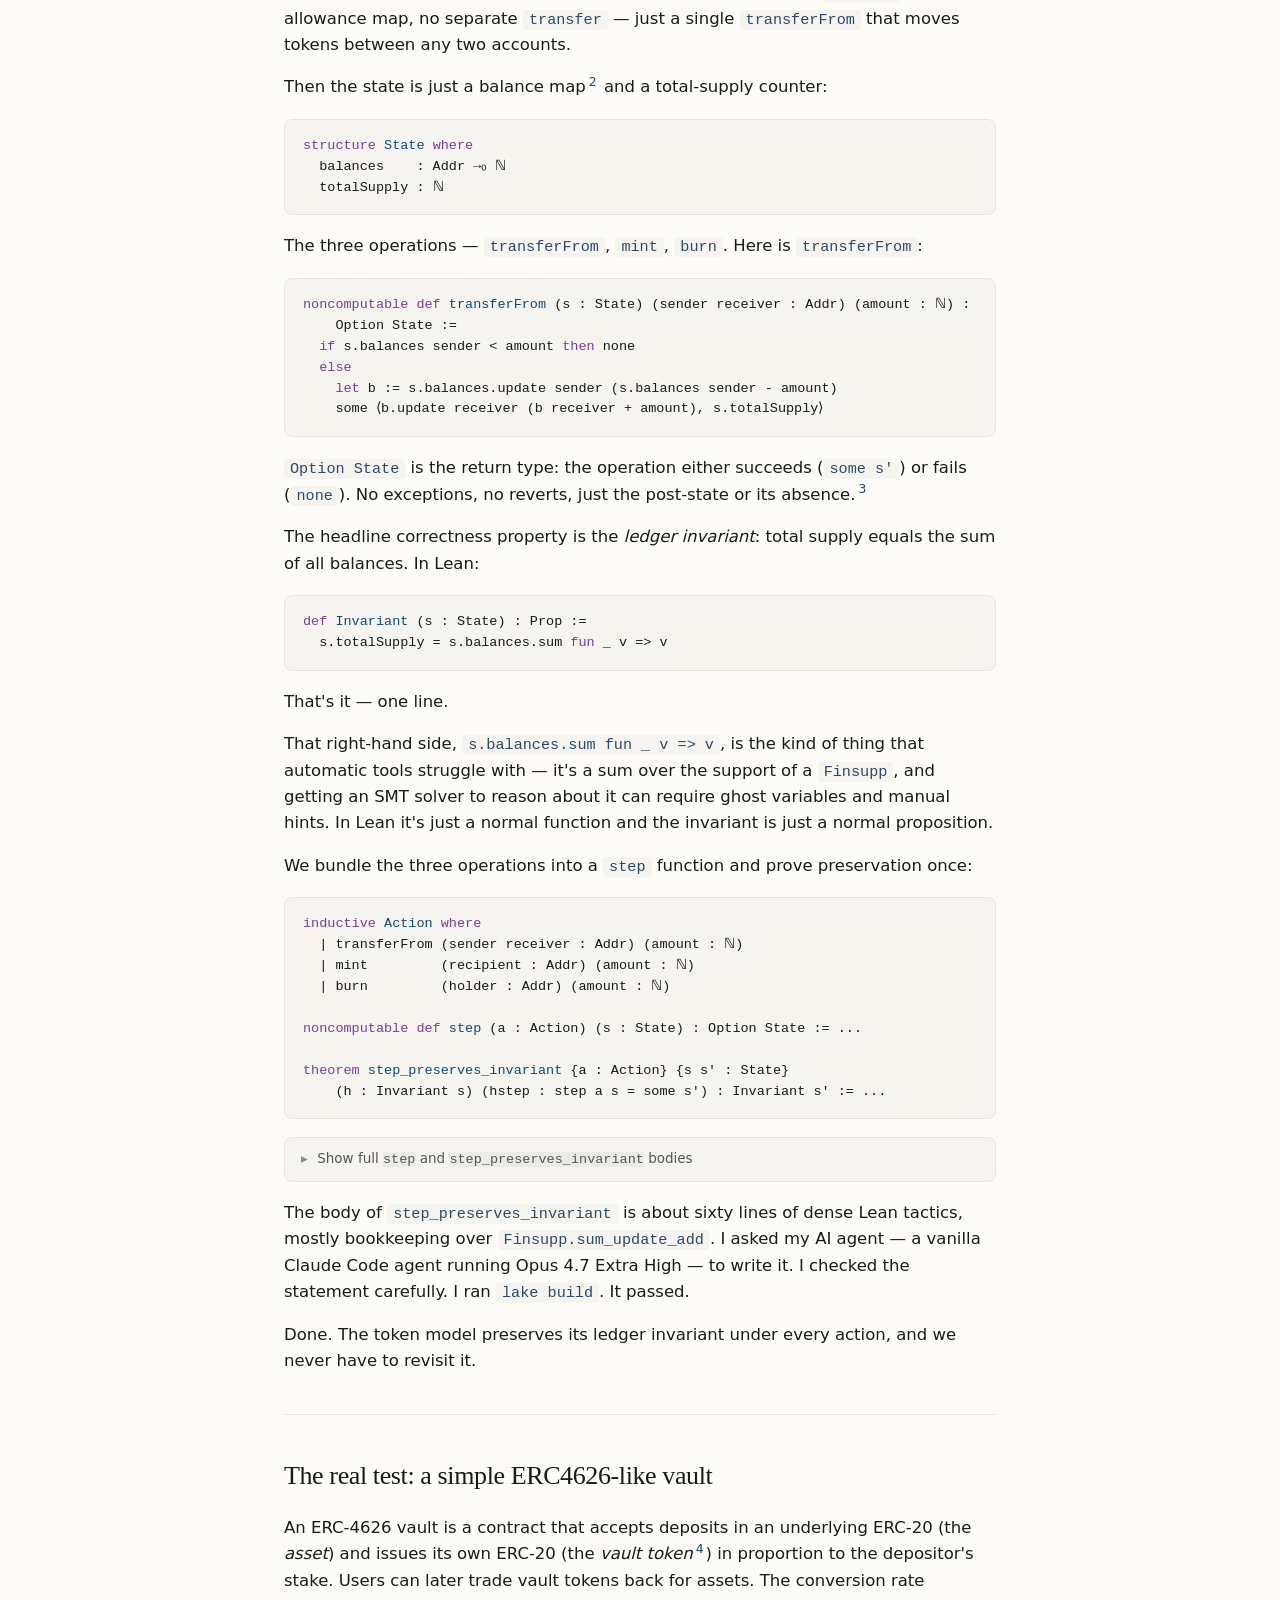
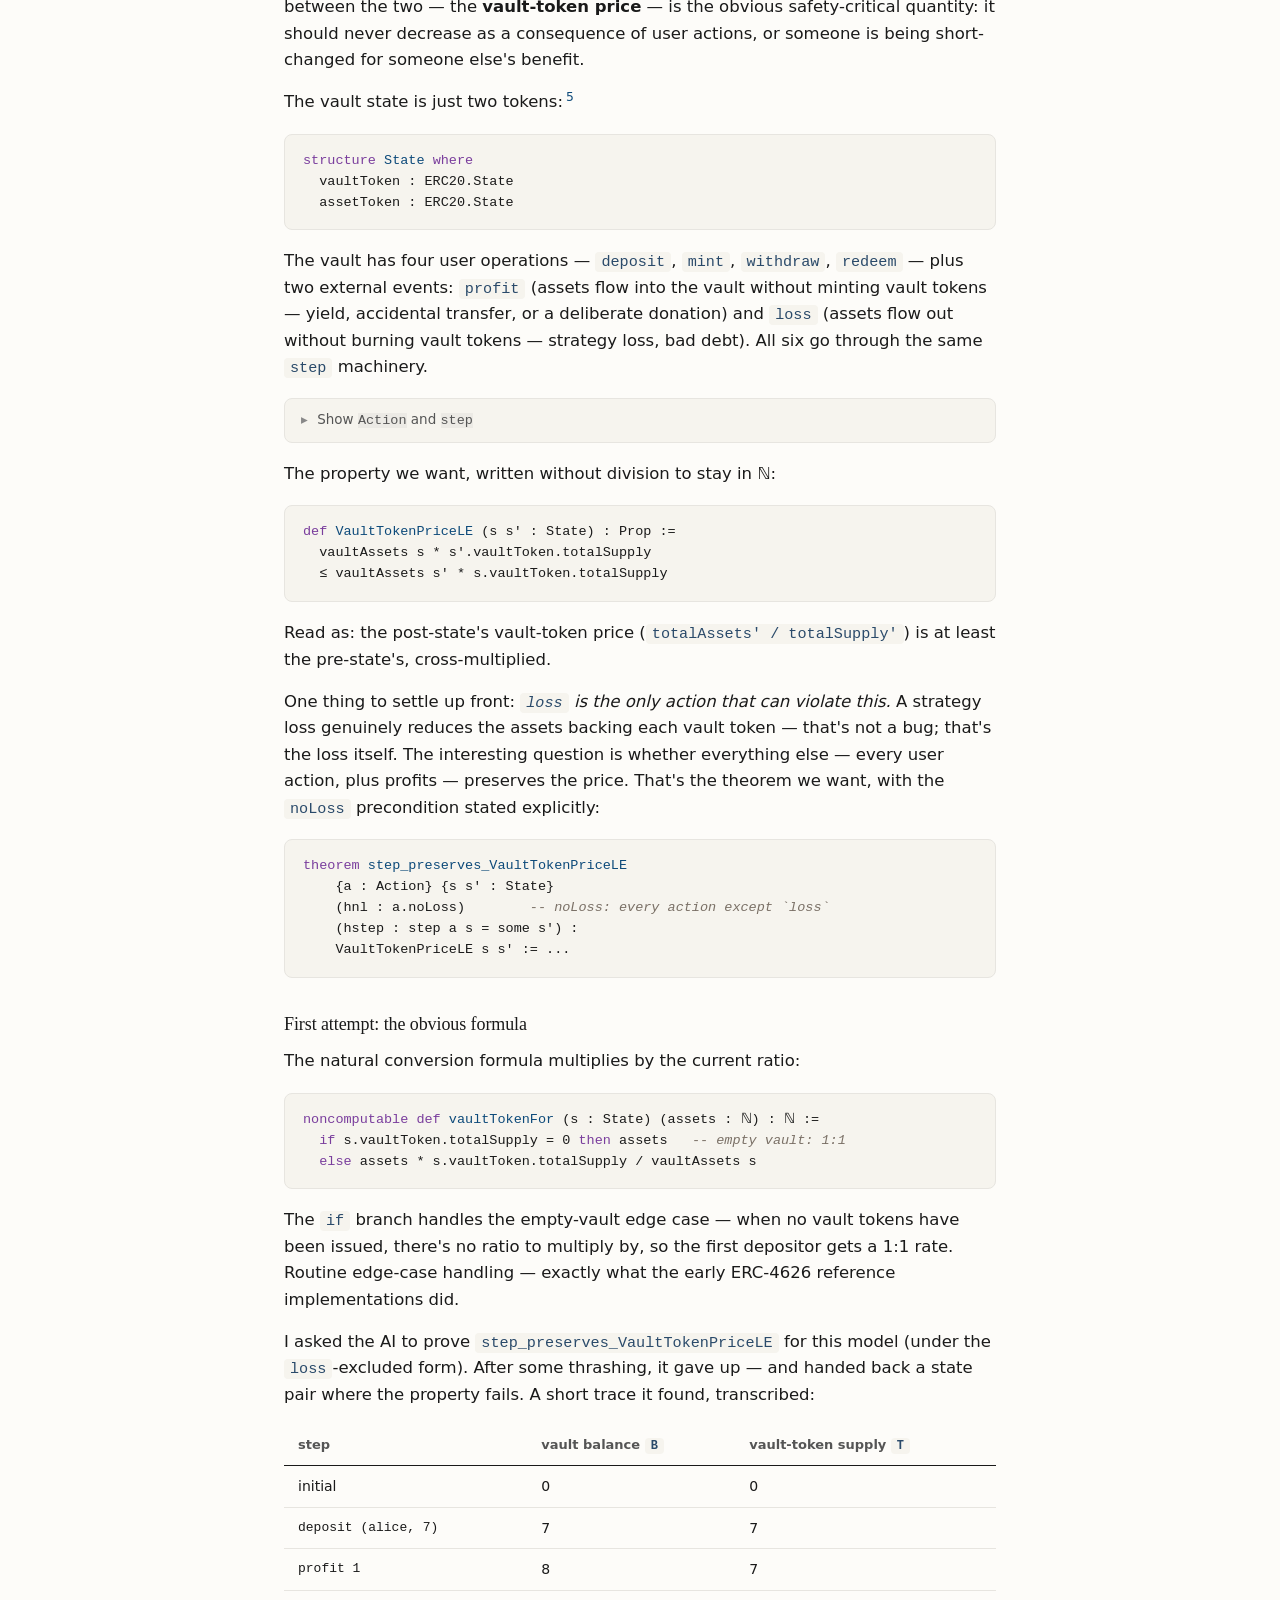
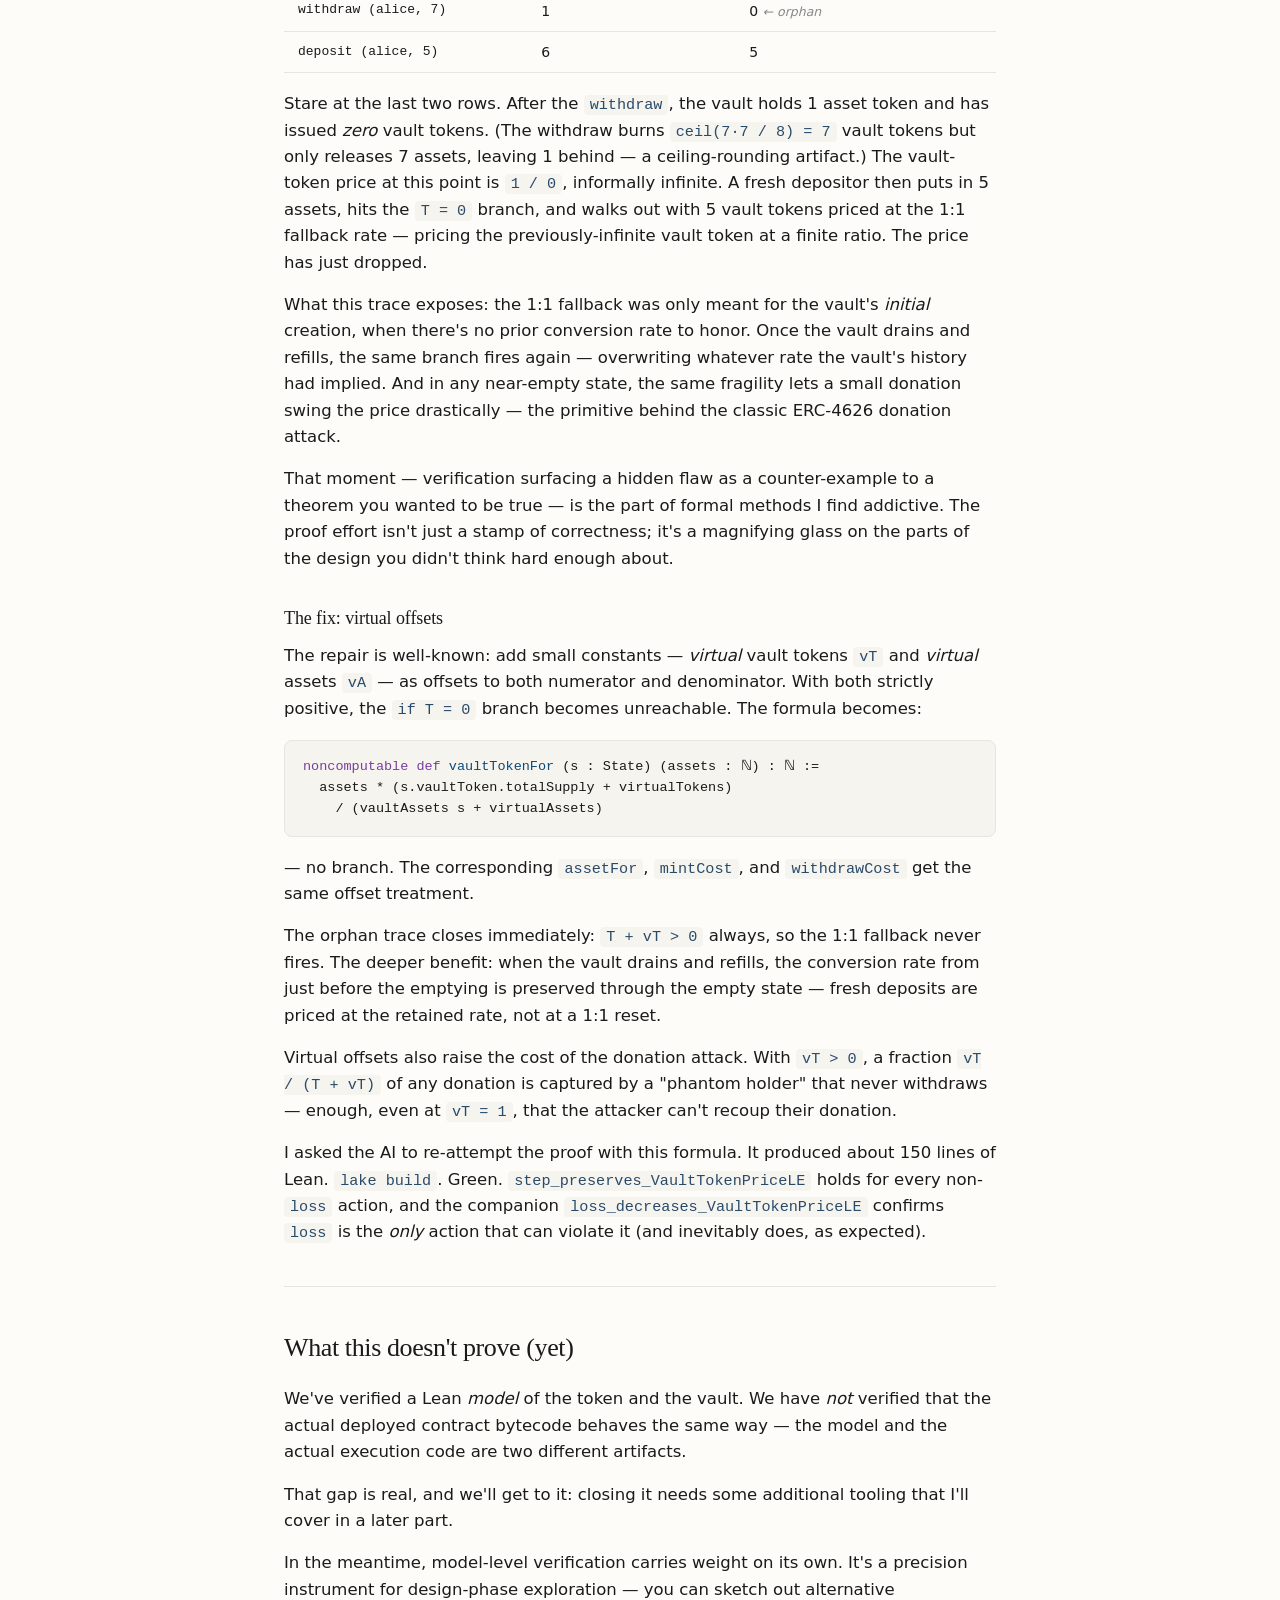
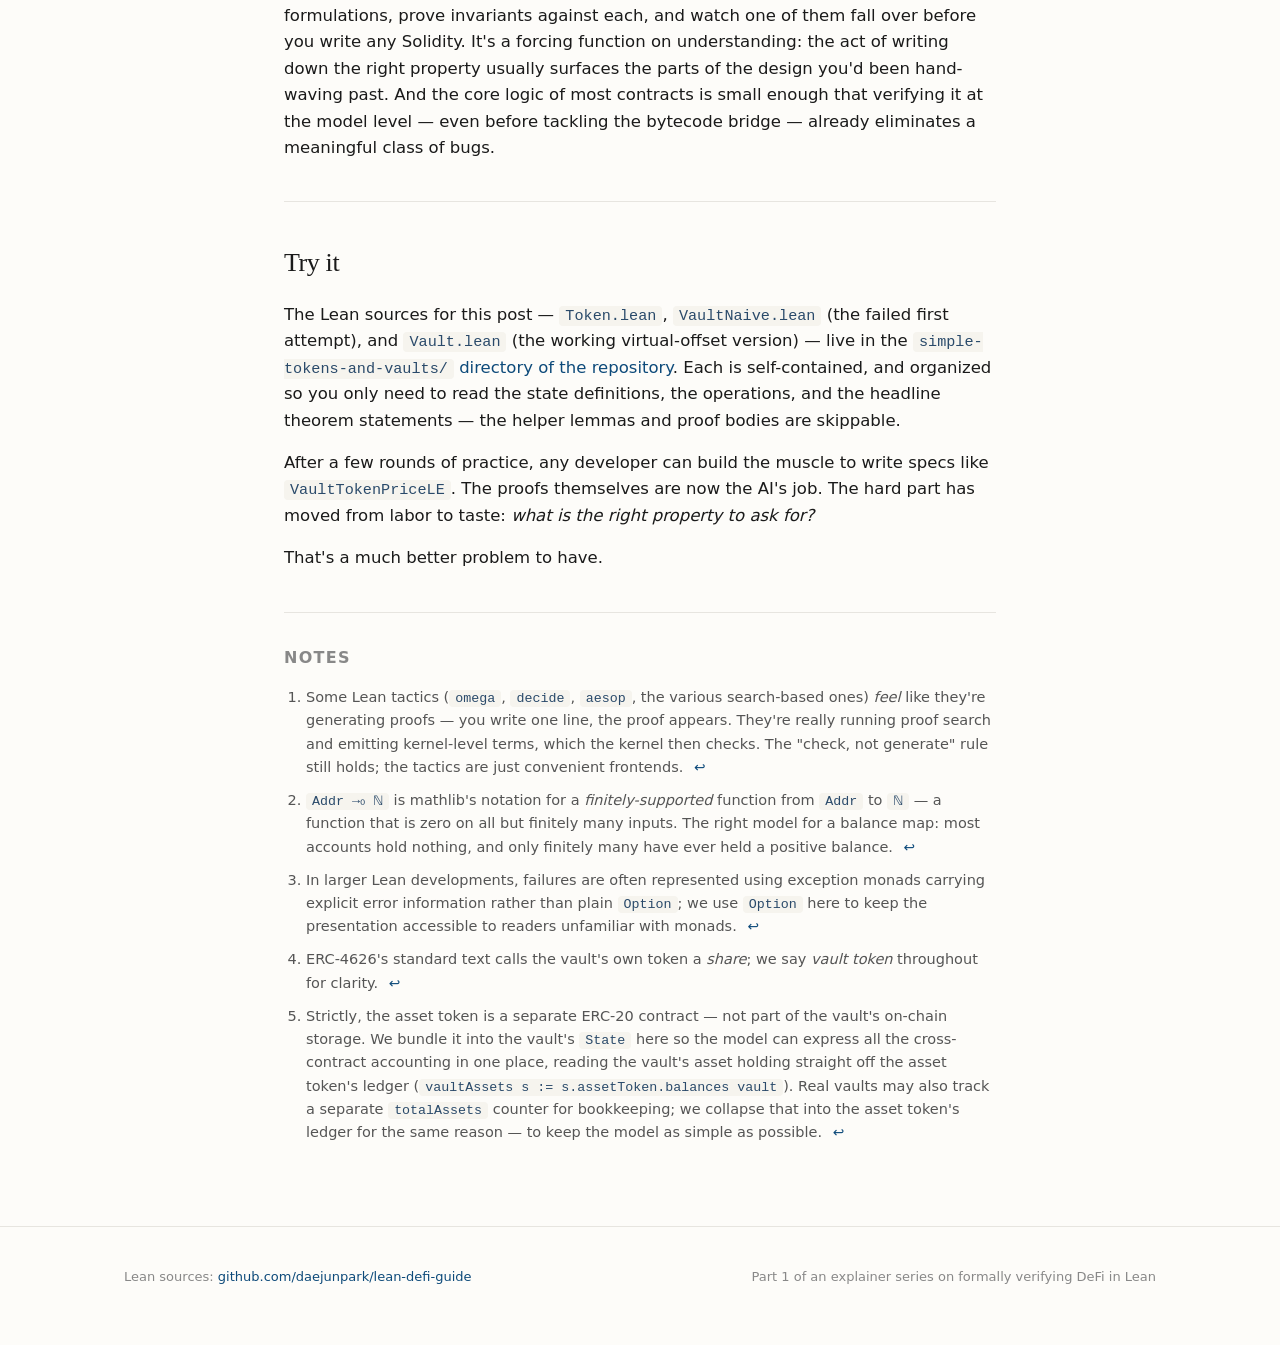
<file: docs/part-1.html>
<!doctype html>
<html lang="en">
<head>
<meta charset="utf-8" />
<meta name="viewport" content="width=device-width, initial-scale=1" />
<title>You Can Formally Verify Your Smart Contract Today. Here's How.</title>
<link rel="stylesheet" href="styles.css">
</head>
<body>

<nav class="top">
  <div class="wrap">
    <div class="brand"><a href="./">DeFi Formal Verification in Lean</a></div>
    <div class="links">
      <a href="https://github.com/daejunpark/lean-defi-guide">GitHub</a>
    </div>
  </div>
</nav>

<header class="hero">
  <div class="wrap">
    <p class="partof">Part 1 of an explainer series on formally verifying DeFi in Lean</p>
    <h1>You Can Formally Verify Your Smart Contract Today. Here's How.</h1>
  </div>
</header>

<article>
<div class="wrap">

<section>
  <p>
    For years, the honest answer to <em>"should I formally verify this
    smart contract?"</em> was <em>"yes, but the effort puts most teams
    off."</em> Automatic tools &mdash; SMT solvers, bounded model
    checkers, the kind of thing I built
    <a href="https://github.com/a16z/halmos">halmos</a> on top of
    &mdash; can attempt some properties cheaply but stall on others.
    Manual proof assistants &mdash; Lean,
    Coq, Isabelle &mdash; handle anything you can think about but used
    to cost multi-man-years on sizeable projects.
  </p>

  <p>
    That trade-off has quietly collapsed. AI models can now write the
    proofs, and Lean checks them. When I revisited this experiment a
    few weeks ago, the AI just got there &mdash; the same setup six
    months earlier hit walls I had to push through by hand. This is
    the first of an explainer series on doing this in practice. We'll
    start with a simple ERC20-like token, move to a simple
    ERC4626-like vault, and watch verification surface the design
    flaw behind the classic donation attack.
  </p>

  <p>
    (Vitalik's <a href="https://vitalik.eth.limo/general/2026/05/18/fv.html">recent
    piece</a> makes the broader case — both why formal verification
    matters and why it's suddenly tractable. He covers the high-level
    case; this series does hands-on smart contract verification, with
    code you can run.)
  </p>

  <p>
    All Lean sources are in the
    <a href="https://github.com/daejunpark/lean-defi-guide">repository</a>.
    Clone it, point your AI agent at the files, and you can both
    replicate the proofs and have it walk you through anything you
    don't follow.
  </p>
</section>

<section>
  <h2>Lean is a proof checker. AI is a proof generator.</h2>

  <p>
    The key thing about Lean: <strong>it does not write proofs. It
    checks them.</strong><sup class="fnref"><a href="#fn1" id="fnref1">1</a></sup>
    Given a theorem statement and a proof script, Lean decides whether
    the script is a valid derivation. If yes, the theorem holds. If
    no, you get a precise error message about where the script failed.
  </p>

  <p>
    Combine this with an AI that has become genuinely good at
    <em>writing</em> proof scripts and you have the best of both
    worlds: the AI's productivity (hundreds of lines of proof in
    seconds) with a hallucination-proof check (Lean refuses to accept
    anything wrong).
  </p>

  <p>
    That last point matters more than it sounds. The standard pushback
    against using AI for security-critical work is <em>"what if it
    lies?"</em> In this setup, it can lie all it wants &mdash; the lie
    won't compile. The only thing you have to read carefully is the
    <em>theorem statement</em>: what property are you trying to prove?
    That's the part to get right.
  </p>

  <p class="callout">
    To be clear about my workflow: I do not read most of the proofs
    in this post. I check that each theorem says what I want it to
    say, and then I let Lean confirm the AI's work. That's the entire
    loop.
  </p>
</section>

<section>
  <h2>Warm-up: a simple ERC20-like token</h2>

  <p>
    To keep things simple, we focus on the core accounting logic. No
    <code>approve</code>, no allowance map, no separate
    <code>transfer</code> &mdash; just a single
    <code>transferFrom</code> that moves tokens between any two
    accounts.
  </p>

  <p>Then the state is just a balance map<sup class="fnref"><a href="#fn2" id="fnref2">2</a></sup> and a total-supply counter:</p>

<pre><span class="kw">structure</span> <span class="name">State</span> <span class="kw">where</span>
  balances    : Addr →₀ ℕ
  totalSupply : ℕ</pre>

  <p>The three operations &mdash; <code>transferFrom</code>,
  <code>mint</code>, <code>burn</code>. Here is
  <code>transferFrom</code>:</p>

<pre><span class="kw">noncomputable def</span> <span class="name">transferFrom</span> (s : State) (sender receiver : Addr) (amount : ℕ) :
    Option State :=
  <span class="kw">if</span> s.balances sender &lt; amount <span class="kw">then</span> none
  <span class="kw">else</span>
    <span class="kw">let</span> b := s.balances.update sender (s.balances sender - amount)
    some ⟨b.update receiver (b receiver + amount), s.totalSupply⟩</pre>

  <p>
    <code>Option State</code> is the return type: the operation
    either succeeds (<code>some s'</code>) or fails
    (<code>none</code>). No exceptions, no reverts, just the
    post-state or its absence.<sup class="fnref"><a href="#fn3" id="fnref3">3</a></sup>
  </p>

  <p>
    The headline correctness property is the <em>ledger
    invariant</em>: total supply equals the sum of all balances. In
    Lean:
  </p>

<pre><span class="kw">def</span> <span class="name">Invariant</span> (s : State) : Prop :=
  s.totalSupply = s.balances.sum <span class="kw">fun</span> _ v =&gt; v</pre>

  <p>That's it &mdash; one line.</p>

  <p>
    That right-hand side, <code>s.balances.sum fun _ v =&gt; v</code>,
    is the kind of thing that automatic tools struggle with &mdash; it's
    a sum over the support of a <code>Finsupp</code>, and getting an
    SMT solver to reason about it can require ghost variables and
    manual hints. In Lean it's just a normal function and the invariant
    is just a normal proposition.
  </p>

  <p>
    We bundle the three operations into a <code>step</code> function
    and prove preservation once:
  </p>

<pre><span class="kw">inductive</span> <span class="name">Action</span> <span class="kw">where</span>
  | transferFrom (sender receiver : Addr) (amount : ℕ)
  | mint         (recipient : Addr) (amount : ℕ)
  | burn         (holder : Addr) (amount : ℕ)

<span class="kw">noncomputable def</span> <span class="name">step</span> (a : Action) (s : State) : Option State := ...

<span class="kw">theorem</span> <span class="name">step_preserves_invariant</span> {a : Action} {s s' : State}
    (h : Invariant s) (hstep : step a s = some s') : Invariant s' := ...</pre>

  <details class="code-toggle">
    <summary>Show full <code>step</code> and <code>step_preserves_invariant</code> bodies</summary>
<pre><span class="kw">noncomputable def</span> <span class="name">step</span> (a : Action) (s : State) : Option State :=
  <span class="kw">match</span> a <span class="kw">with</span>
  | .transferFrom u v amt =&gt; transferFrom s u v amt
  | .mint r amt           =&gt; some (mint s r amt)
  | .burn h amt           =&gt; burn s h amt

<span class="kw">theorem</span> <span class="name">step_preserves_invariant</span> {a : Action} {s s' : State}
    (h : Invariant s) (hstep : step a s = some s') : Invariant s' := <span class="kw">by</span>
  cases a <span class="kw">with</span>
  | transferFrom u v amt =&gt;
    simp only [step] at hstep
    exact transferFrom_preserves_invariant h hstep
  | mint r amt =&gt;
    simp only [step, Option.some.injEq] at hstep
    subst hstep
    exact mint_preserves_invariant h
  | burn b amt =&gt;
    simp only [step] at hstep
    exact burn_preserves_invariant h hstep</pre>
  </details>

  <p>
    The body of <code>step_preserves_invariant</code> is about sixty
    lines of dense Lean tactics, mostly bookkeeping over
    <code>Finsupp.sum_update_add</code>. I asked my AI agent &mdash;
    a vanilla Claude Code agent running Opus 4.7 Extra High &mdash; to
    write it. I checked the statement carefully. I ran
    <code>lake build</code>. It passed.
  </p>

  <p>
    Done. The token model preserves its ledger invariant under every
    action, and we never have to revisit it.
  </p>
</section>

<section>
  <h2>The real test: a simple ERC4626-like vault</h2>

  <p>
    An ERC-4626 vault is a contract that accepts deposits in an
    underlying ERC-20 (the <em>asset</em>) and issues its own ERC-20
    (the <em>vault token</em><sup class="fnref"><a href="#fn4" id="fnref4">4</a></sup>)
    in proportion to the depositor's stake. Users can later trade
    vault tokens back for assets. The conversion rate between the two
    &mdash; the <strong>vault-token price</strong> &mdash; is the
    obvious safety-critical quantity: it should never decrease as a
    consequence of user actions, or someone is being short-changed
    for someone else's benefit.
  </p>

  <p>The vault state is just two tokens:<sup class="fnref"><a href="#fn5" id="fnref5">5</a></sup></p>

<pre><span class="kw">structure</span> <span class="name">State</span> <span class="kw">where</span>
  vaultToken : ERC20.State
  assetToken : ERC20.State</pre>

  <p>
    The vault has four user operations &mdash; <code>deposit</code>,
    <code>mint</code>, <code>withdraw</code>, <code>redeem</code>
    &mdash; plus two external events: <code>profit</code> (assets flow
    into the vault without minting vault tokens &mdash; yield,
    accidental transfer, or a deliberate donation) and
    <code>loss</code> (assets flow out without burning vault tokens
    &mdash; strategy loss, bad debt). All six go through the same
    <code>step</code> machinery.
  </p>

  <details class="code-toggle">
    <summary>Show <code>Action</code> and <code>step</code></summary>
<pre><span class="kw">inductive</span> <span class="name">Action</span> <span class="kw">where</span>
  | deposit  (user  : Addr) (amount : ℕ)
  | mint     (user  : Addr) (tokens : ℕ)
  | withdraw (user  : Addr) (amount : ℕ)
  | redeem   (user  : Addr) (tokens : ℕ)
  | profit   (amount : ℕ)
  | loss     (amount : ℕ)

<span class="kw">noncomputable def</span> <span class="name">step</span> (a : Action) (s : State) : Option State :=
  <span class="kw">match</span> a <span class="kw">with</span>
  | .deposit u amt  =&gt; (deposit s u amt).map Prod.fst
  | .mint u tk      =&gt; (mint s u tk).map Prod.fst
  | .withdraw u amt =&gt; (withdraw s u amt).map Prod.fst
  | .redeem u tk    =&gt; (redeem s u tk).map Prod.fst
  | .profit amt     =&gt; some (profit s amt)
  | .loss amt       =&gt; loss s amt</pre>
  </details>

  <p>The property we want, written without division to stay in ℕ:</p>

<pre><span class="kw">def</span> <span class="name">VaultTokenPriceLE</span> (s s' : State) : Prop :=
  vaultAssets s * s'.vaultToken.totalSupply
  ≤ vaultAssets s' * s.vaultToken.totalSupply</pre>

  <p>
    Read as: the post-state's vault-token price
    (<code>totalAssets' / totalSupply'</code>) is at least
    the pre-state's, cross-multiplied.
  </p>

  <p>
    One thing to settle up front: <em><code>loss</code> is the only
    action that can violate this.</em> A strategy loss genuinely
    reduces the assets backing each vault token &mdash; that's not a
    bug; that's the loss itself. The interesting question is whether
    everything else &mdash; every user action, plus profits &mdash;
    preserves the price. That's the theorem we want, with the
    <code>noLoss</code> precondition stated explicitly:
  </p>

<pre><span class="kw">theorem</span> <span class="name">step_preserves_VaultTokenPriceLE</span>
    {a : Action} {s s' : State}
    (hnl : a.noLoss)        <span class="com">-- noLoss: every action except `loss`</span>
    (hstep : step a s = some s') :
    VaultTokenPriceLE s s' := ...</pre>

  <h3>First attempt: the obvious formula</h3>

  <p>The natural conversion formula multiplies by the current ratio:</p>

<pre><span class="kw">noncomputable def</span> <span class="name">vaultTokenFor</span> (s : State) (assets : ℕ) : ℕ :=
  <span class="kw">if</span> s.vaultToken.totalSupply = 0 <span class="kw">then</span> assets   <span class="com">-- empty vault: 1:1</span>
  <span class="kw">else</span> assets * s.vaultToken.totalSupply / vaultAssets s</pre>

  <p>
    The <code>if</code> branch handles the empty-vault edge case
    &mdash; when no vault tokens have been issued, there's no ratio
    to multiply by, so the first depositor gets a 1:1 rate. Routine
    edge-case handling &mdash; exactly what the early ERC-4626
    reference implementations did.
  </p>

  <p>
    I asked the AI to prove
    <code>step_preserves_VaultTokenPriceLE</code> for this model
    (under the <code>loss</code>-excluded form). After some thrashing,
    it gave up &mdash; and handed back a state pair where the
    property fails. A short trace it found, transcribed:
  </p>

  <div class="table-wrap">
    <table>
      <thead>
        <tr>
          <th>step</th>
          <th>vault balance <code>B</code></th>
          <th>vault-token supply <code>T</code></th>
        </tr>
      </thead>
      <tbody>
        <tr><td>initial</td>                       <td>0</td> <td>0</td></tr>
        <tr><td class="mono">deposit  (alice, 7)</td>  <td>7</td> <td>7</td></tr>
        <tr><td class="mono">profit   1</td>            <td>8</td> <td>7</td></tr>
        <tr><td class="mono">withdraw (alice, 7)</td>  <td>1</td> <td>0 <span class="annot">&larr; orphan</span></td></tr>
        <tr><td class="mono">deposit  (alice, 5)</td>  <td>6</td> <td>5</td></tr>
      </tbody>
    </table>
  </div>

  <p>
    Stare at the last two rows. After the <code>withdraw</code>, the
    vault holds 1 asset token and has issued <em>zero</em> vault
    tokens. (The withdraw burns <code>ceil(7&middot;7 / 8) = 7</code>
    vault tokens but only releases 7 assets, leaving 1 behind &mdash;
    a ceiling-rounding artifact.) The vault-token price at this point
    is <code>1 / 0</code>, informally infinite. A fresh depositor then
    puts in 5 assets, hits the <code>T = 0</code> branch, and walks
    out with 5 vault tokens priced at the 1:1 fallback rate &mdash;
    pricing the previously-infinite vault token at a finite ratio.
    The price has just dropped.
  </p>

  <p>
    What this trace exposes: the 1:1 fallback was only meant for the
    vault's <em>initial</em> creation, when there's no prior
    conversion rate to honor. Once the vault drains and refills, the
    same branch fires again &mdash; overwriting whatever rate the
    vault's history had implied. And in any near-empty state, the
    same fragility lets a small donation swing the price drastically
    &mdash; the primitive behind the classic ERC-4626 donation
    attack.
  </p>

  <p>
    That moment &mdash; verification surfacing a hidden flaw as a
    counter-example to a theorem you wanted to be true &mdash; is the
    part of formal methods I find addictive. The proof effort isn't
    just a stamp of correctness; it's a magnifying glass on the parts
    of the design you didn't think hard enough about.
  </p>

  <h3>The fix: virtual offsets</h3>

  <p>
    The repair is well-known: add small constants &mdash;
    <em>virtual</em> vault tokens <code>vT</code> and <em>virtual</em>
    assets <code>vA</code> &mdash; as offsets to both numerator and
    denominator. With both strictly positive, the <code>if T = 0</code>
    branch becomes unreachable. The formula becomes:
  </p>

<pre><span class="kw">noncomputable def</span> <span class="name">vaultTokenFor</span> (s : State) (assets : ℕ) : ℕ :=
  assets * (s.vaultToken.totalSupply + virtualTokens)
    / (vaultAssets s + virtualAssets)</pre>

  <p>
    &mdash; no branch. The corresponding <code>assetFor</code>,
    <code>mintCost</code>, and <code>withdrawCost</code> get the same
    offset treatment.
  </p>

  <p>
    The orphan trace closes immediately: <code>T + vT &gt; 0</code>
    always, so the 1:1 fallback never fires. The deeper benefit: when
    the vault drains and refills, the conversion rate from just
    before the emptying is preserved through the empty state &mdash;
    fresh deposits are priced at the retained rate, not at a 1:1
    reset.
  </p>

  <p>
    Virtual offsets also raise the cost of the donation attack. With
    <code>vT &gt; 0</code>, a fraction <code>vT / (T + vT)</code> of
    any donation is captured by a "phantom holder" that never
    withdraws &mdash; enough, even at <code>vT = 1</code>, that the
    attacker can't recoup their donation.
  </p>

  <p>
    I asked the AI to re-attempt the proof with this formula. It
    produced about 150 lines of Lean. <code>lake build</code>. Green.
    <code>step_preserves_VaultTokenPriceLE</code> holds for every
    non-<code>loss</code> action, and the companion
    <code>loss_decreases_VaultTokenPriceLE</code> confirms
    <code>loss</code> is the <em>only</em> action that can violate it
    (and inevitably does, as expected).
  </p>
</section>

<section>
  <h2>What this doesn't prove (yet)</h2>

  <p>
    We've verified a Lean <em>model</em> of the token and the vault.
    We have <em>not</em> verified that the actual deployed contract
    bytecode behaves the same way &mdash; the model and the actual
    execution code are two different artifacts.
  </p>

  <p>
    That gap is real, and we'll get to it: closing it needs some
    additional tooling that I'll cover in a later part.
  </p>

  <p>
    In the meantime, model-level verification carries weight on its
    own. It's a precision instrument for design-phase exploration
    &mdash; you can sketch out alternative formulations, prove
    invariants against each, and watch one of them fall over before
    you write any Solidity. It's a forcing function on understanding:
    the act of writing down the right property usually surfaces the
    parts of the design you'd been hand-waving past. And the core
    logic of most contracts is small enough that verifying it at the
    model level &mdash; even before tackling the bytecode bridge
    &mdash; already eliminates a meaningful class of bugs.
  </p>
</section>

<section>
  <h2>Try it</h2>

  <p>
    The Lean sources for this post &mdash; <code>Token.lean</code>,
    <code>VaultNaive.lean</code> (the failed first attempt), and
    <code>Vault.lean</code> (the working virtual-offset version)
    &mdash; live in the
    <a href="https://github.com/daejunpark/lean-defi-guide/tree/main/simple-tokens-and-vaults"><code>simple-tokens-and-vaults/</code>
    directory of the repository</a>. Each is self-contained, and
    organized so you only need to read the state definitions, the
    operations, and the headline theorem statements &mdash; the
    helper lemmas and proof bodies are skippable.
  </p>

  <p>
    After a few rounds of practice, any developer can build the
    muscle to write specs like <code>VaultTokenPriceLE</code>. The
    proofs themselves are now the AI's job. The hard part has moved
    from labor to taste: <em>what is the right property to ask
    for?</em>
  </p>

  <p>That's a much better problem to have.</p>
</section>

<section class="notes">
  <h2>Notes</h2>
  <ol class="footnotes">
    <li id="fn1">
      Some Lean tactics
      (<code>omega</code>, <code>decide</code>, <code>aesop</code>,
      the various search-based ones) <em>feel</em> like they're
      generating proofs &mdash; you write one line, the proof appears.
      They're really running proof search and emitting kernel-level
      terms, which the kernel then checks. The "check, not generate"
      rule still holds; the tactics are just convenient frontends.
      <a href="#fnref1" class="fnback" aria-label="back to text">&#8617;</a>
    </li>
    <li id="fn2">
      <code>Addr →₀ ℕ</code> is mathlib's notation for a
      <em>finitely-supported</em> function from <code>Addr</code> to
      <code>ℕ</code> &mdash; a function that is zero on all but
      finitely many inputs. The right model for a balance map: most
      accounts hold nothing, and only finitely many have ever held a
      positive balance.
      <a href="#fnref2" class="fnback" aria-label="back to text">&#8617;</a>
    </li>
    <li id="fn3">
      In larger Lean developments,
      failures are often represented using exception monads carrying explicit
      error information rather than plain <code>Option</code>; we
      use <code>Option</code> here to keep the presentation accessible
      to readers unfamiliar with monads.
      <a href="#fnref3" class="fnback" aria-label="back to text">&#8617;</a>
    </li>
    <li id="fn4">
      ERC-4626's standard text calls the vault's own token a
      <em>share</em>; we say <em>vault token</em> throughout for
      clarity.
      <a href="#fnref4" class="fnback" aria-label="back to text">&#8617;</a>
    </li>
    <li id="fn5">
      Strictly, the asset token is a separate ERC-20 contract &mdash;
      not part of the vault's on-chain storage. We bundle it into the
      vault's <code>State</code> here so the model can express all the
      cross-contract accounting in one place, reading the vault's
      asset holding straight off the asset token's ledger
      (<code>vaultAssets s := s.assetToken.balances vault</code>).
      Real vaults may also track a separate <code>totalAssets</code>
      counter for bookkeeping; we collapse that into the asset token's
      ledger for the same reason &mdash; to keep the model as simple as
      possible.
      <a href="#fnref5" class="fnback" aria-label="back to text">&#8617;</a>
    </li>
  </ol>
</section>

</div>
</article>

<footer class="site">
  <div class="wrap">
    <span>Lean sources: <a href="https://github.com/daejunpark/lean-defi-guide">github.com/daejunpark/lean-defi-guide</a></span>
    <span>Part 1 of an explainer series on formally verifying DeFi in Lean</span>
  </div>
</footer>

</body>
</html>
</file>
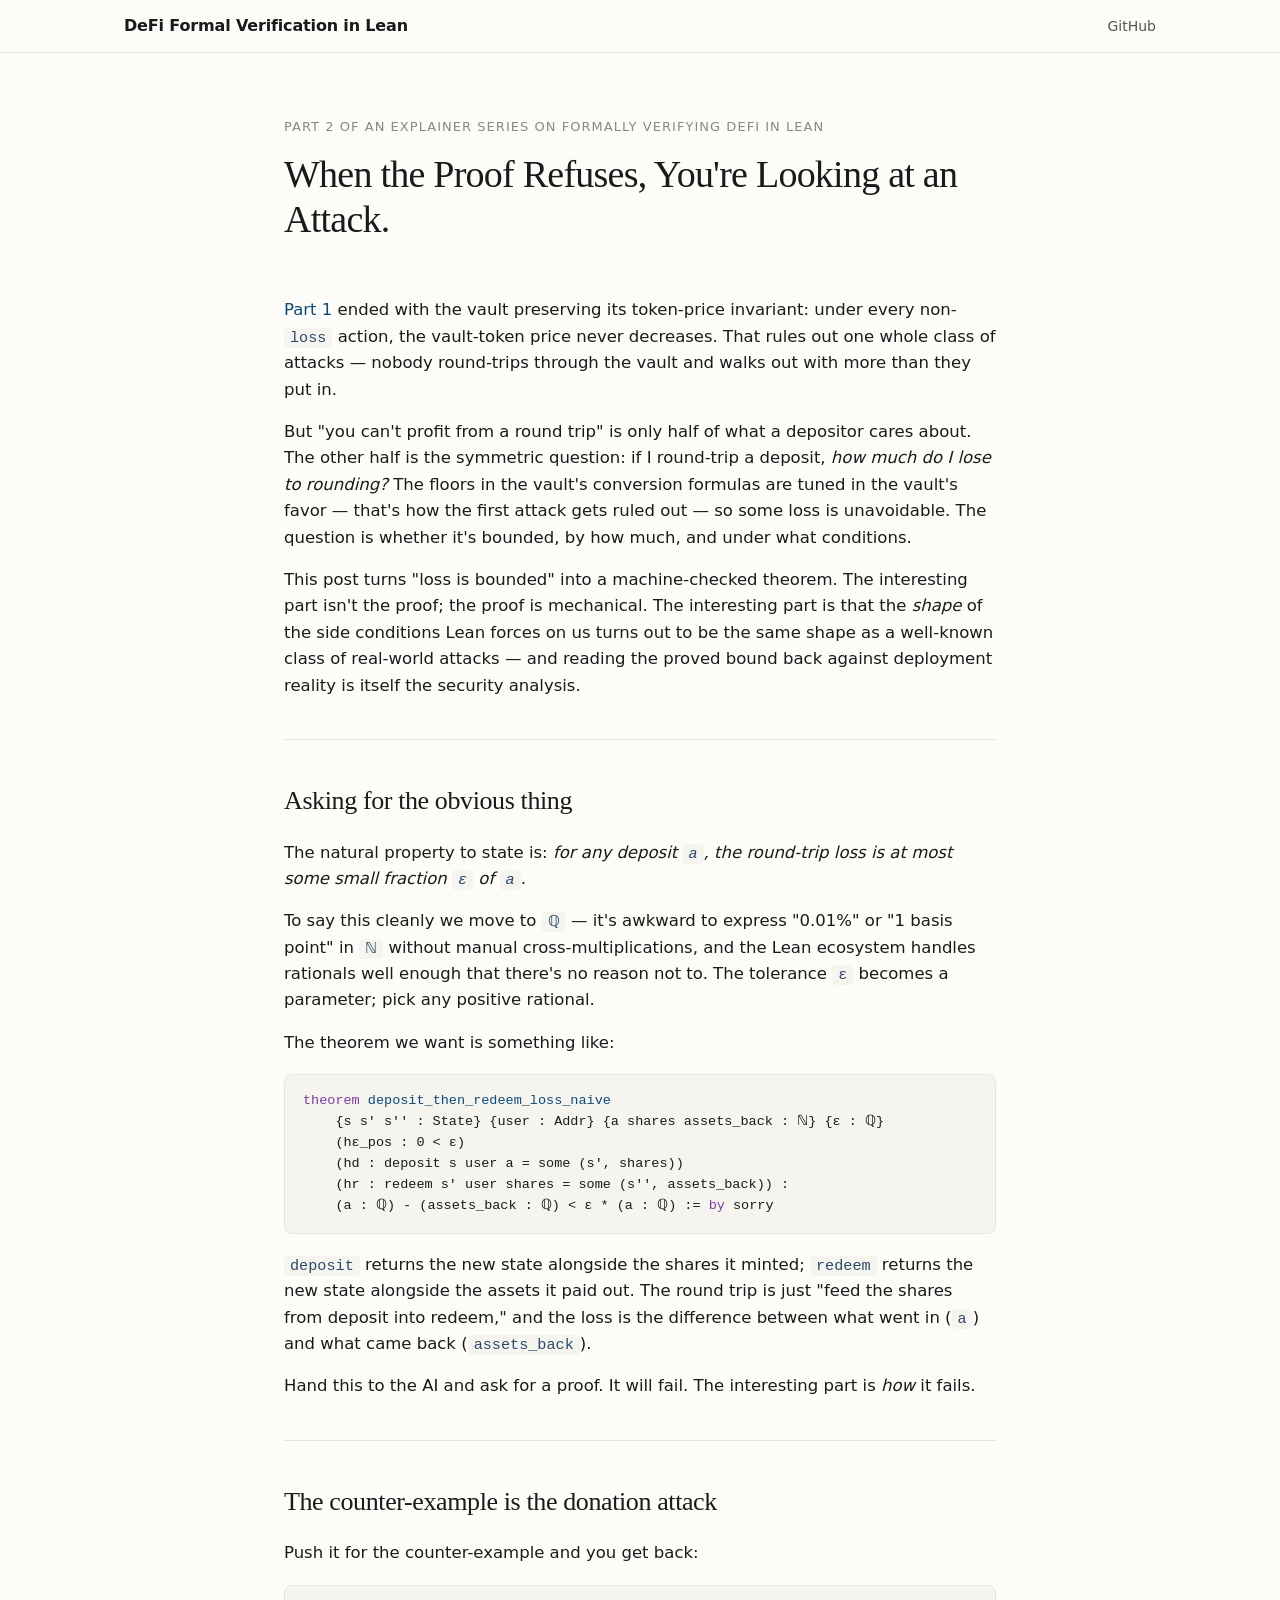
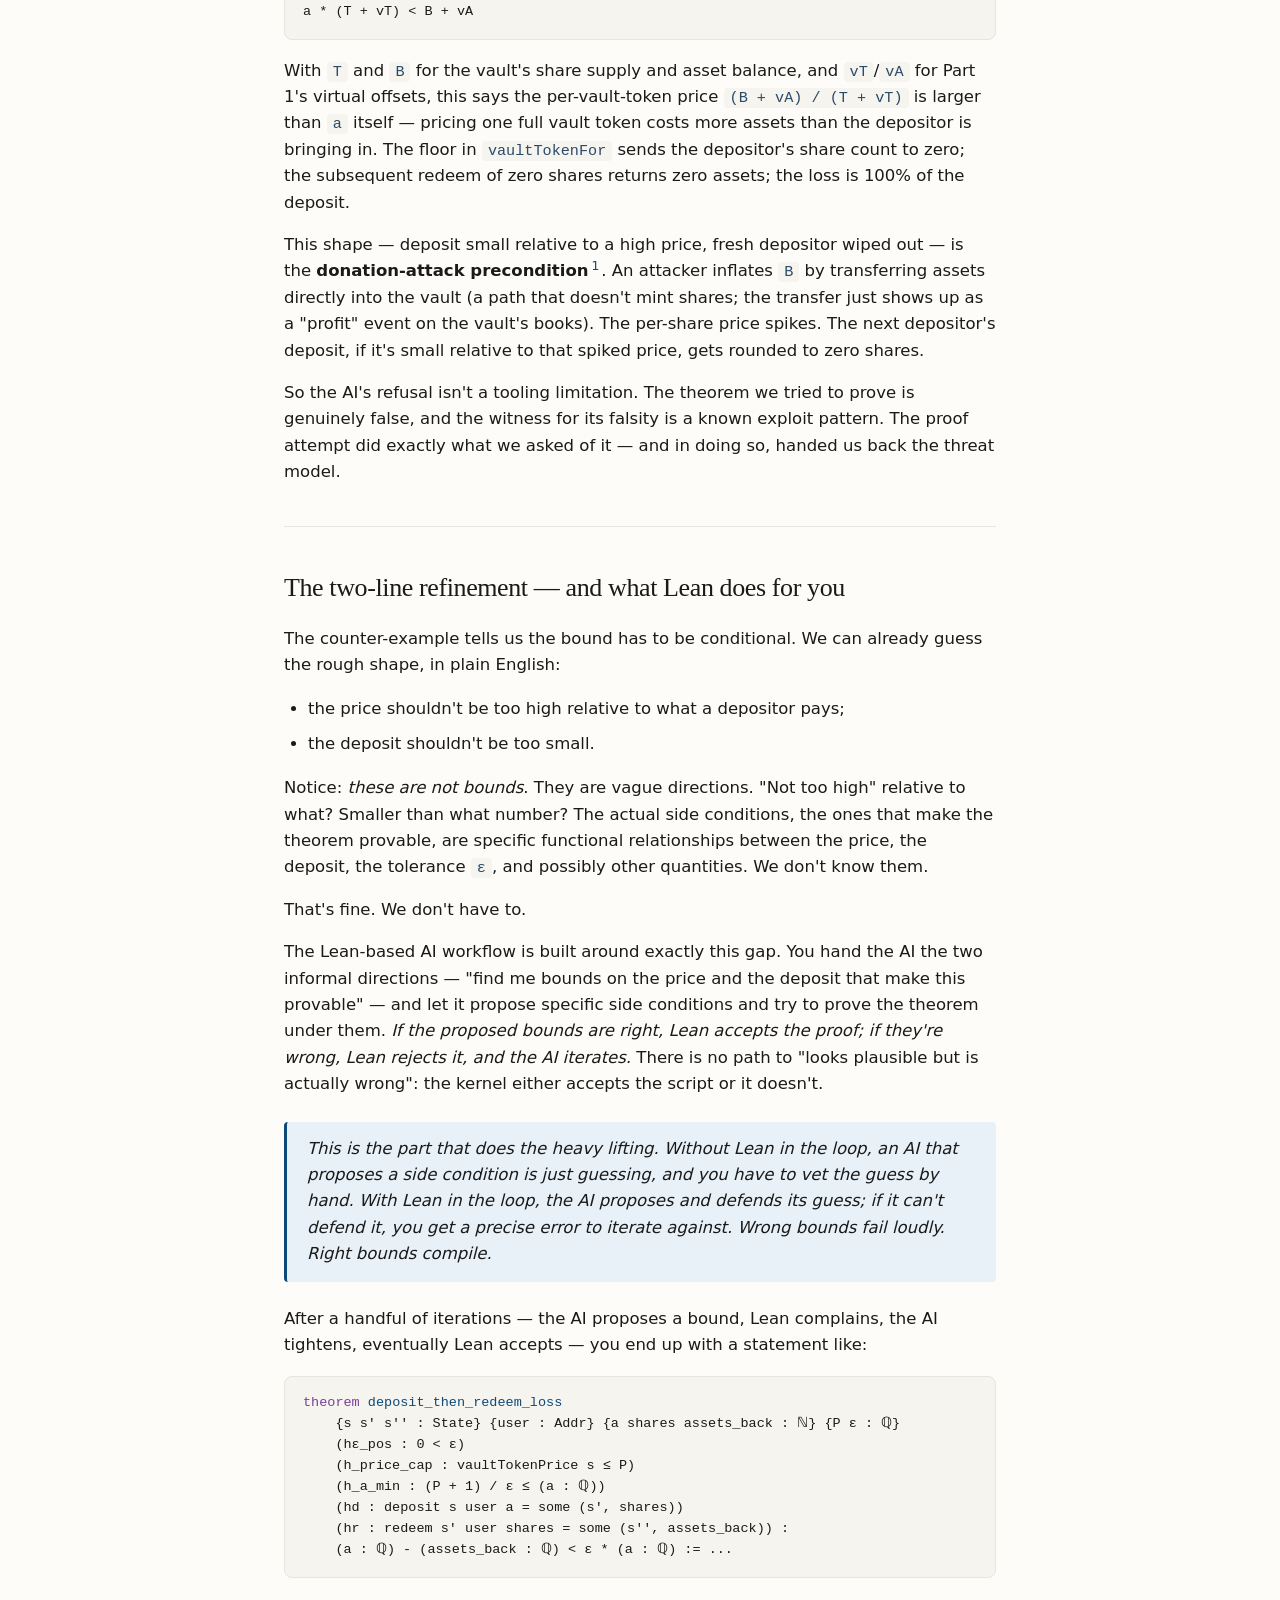
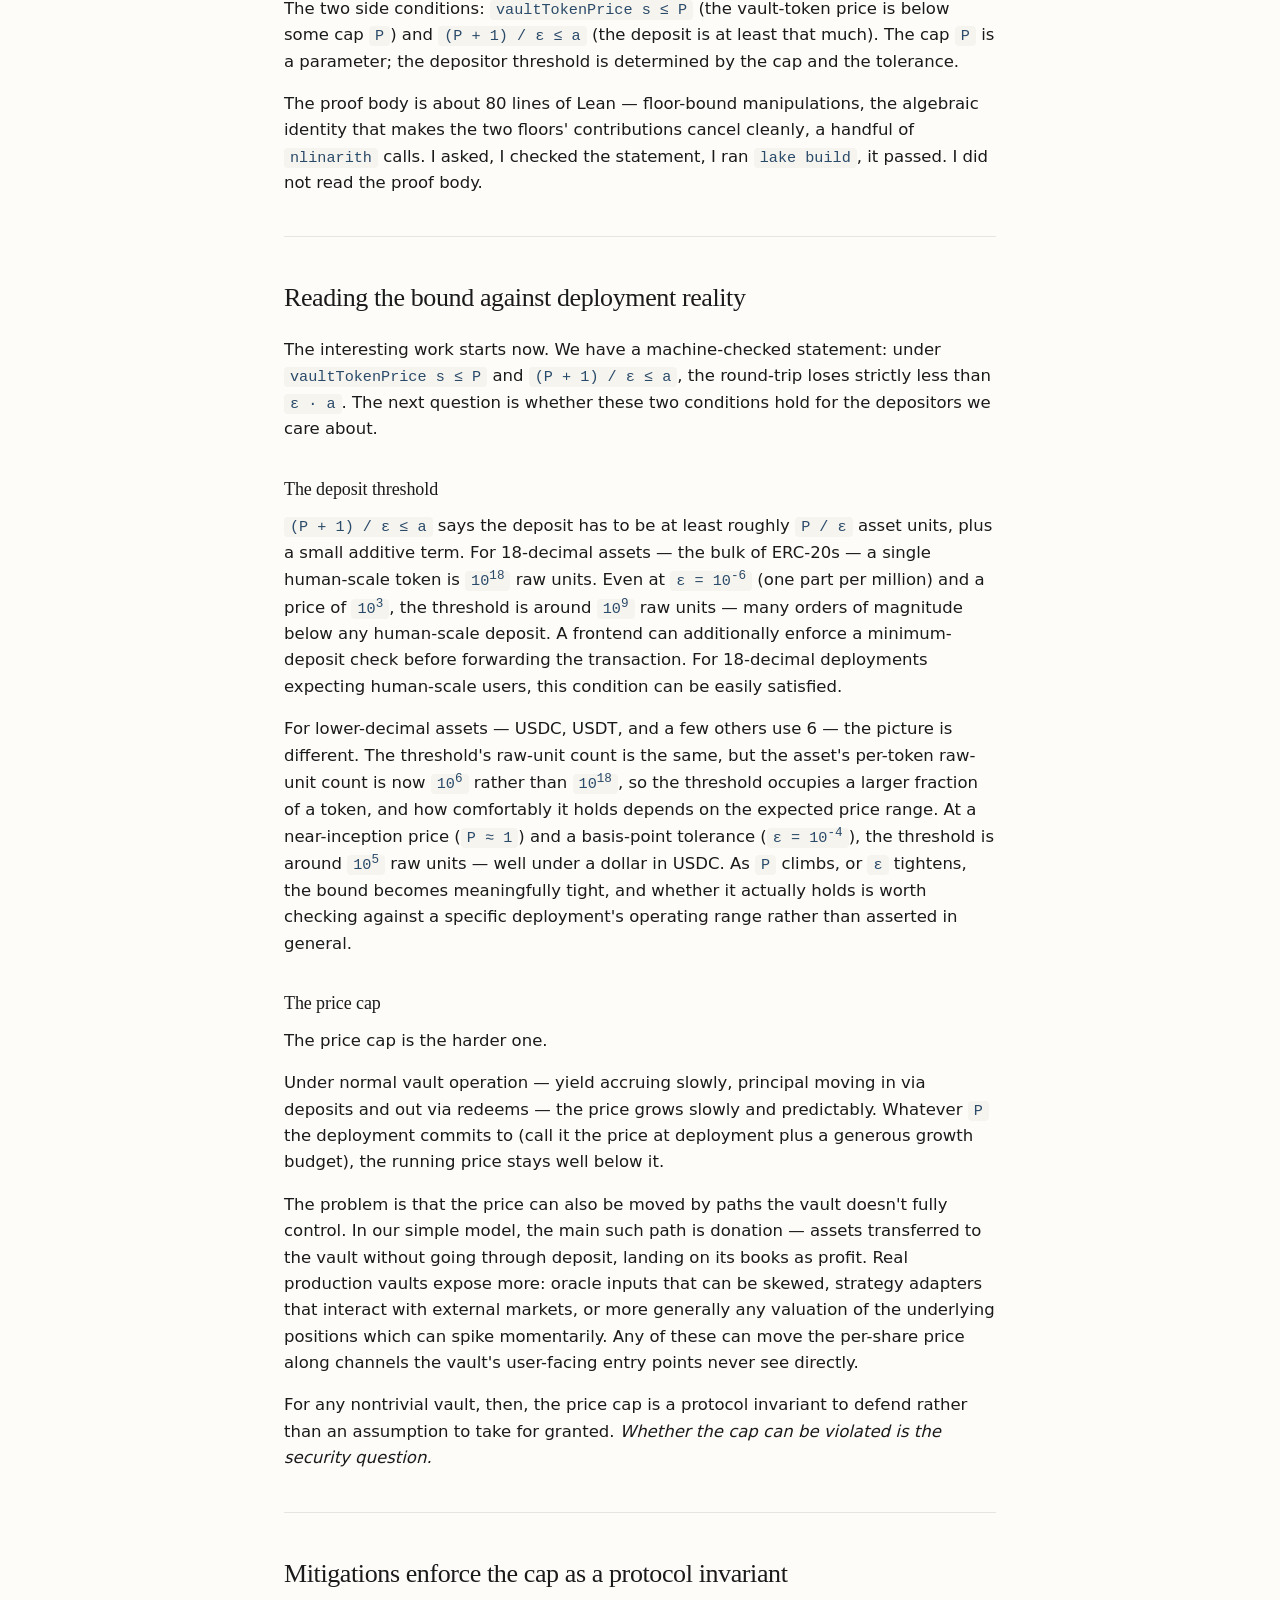
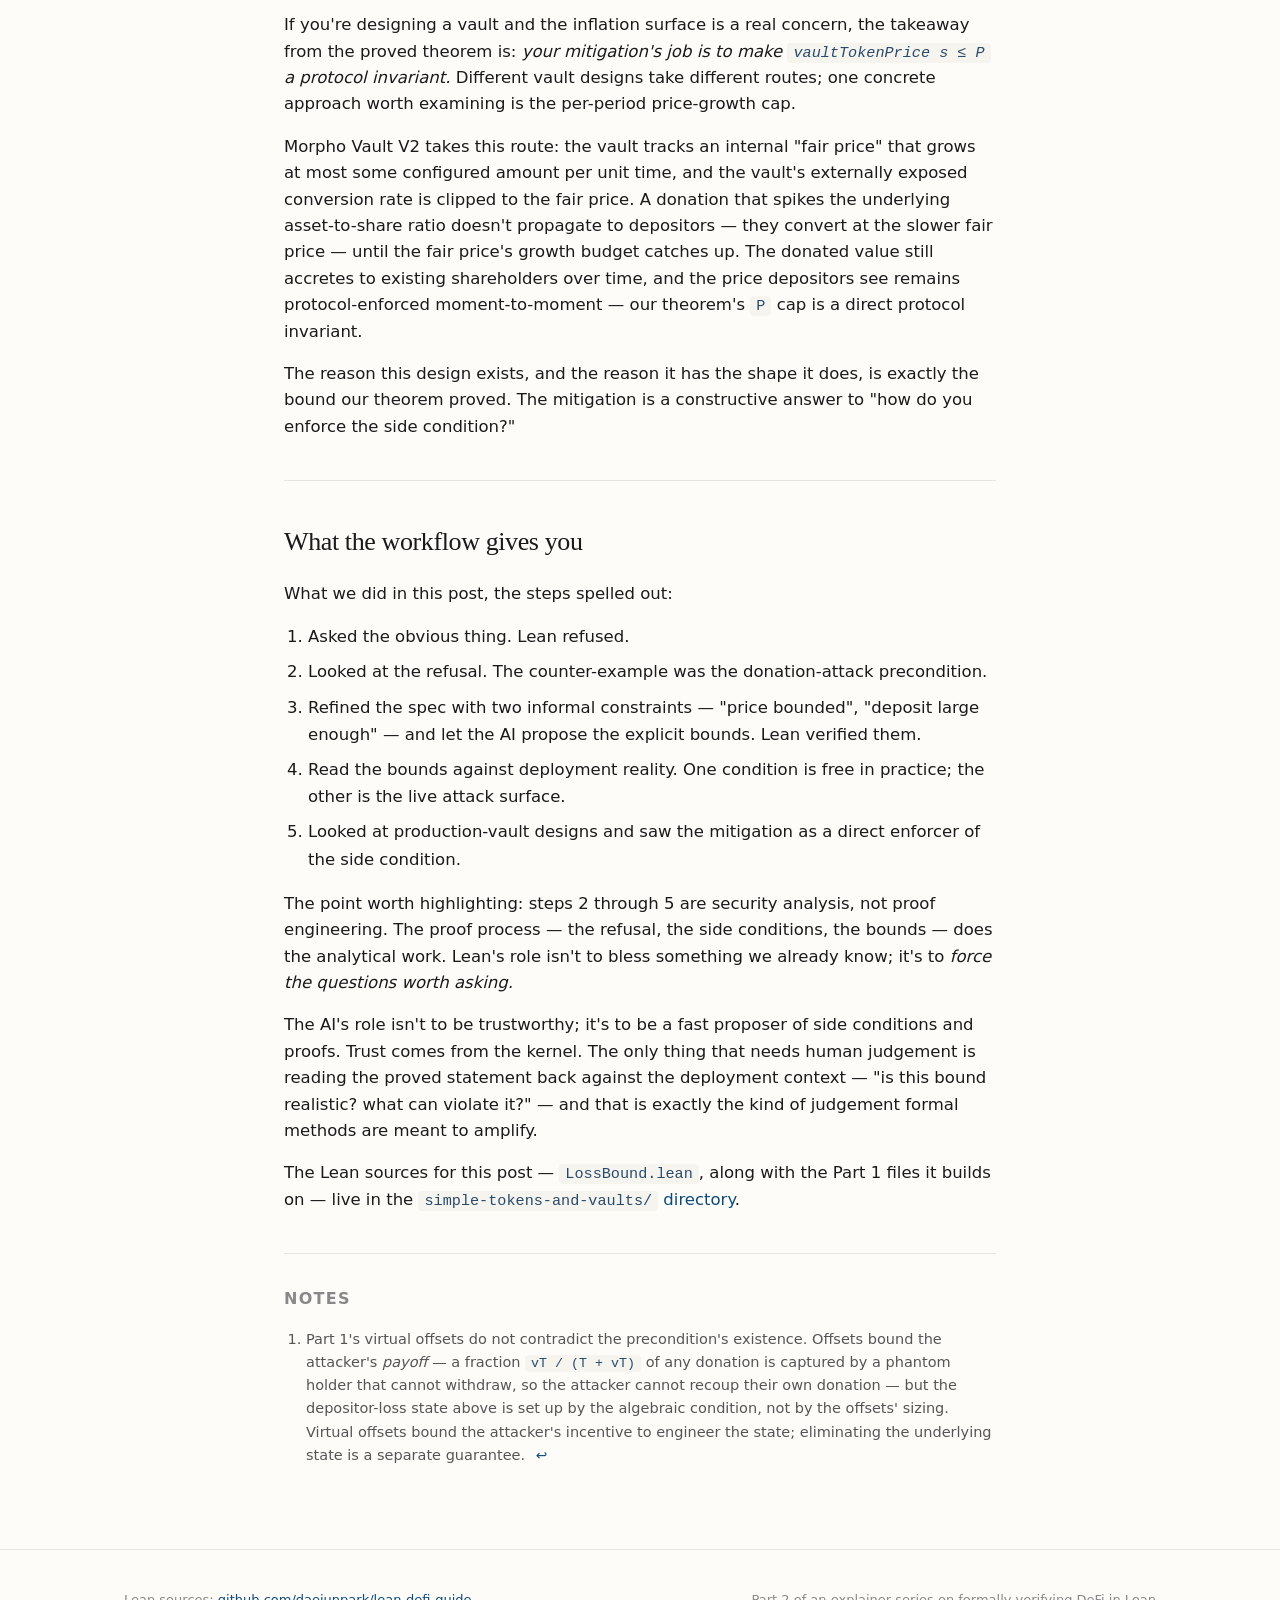
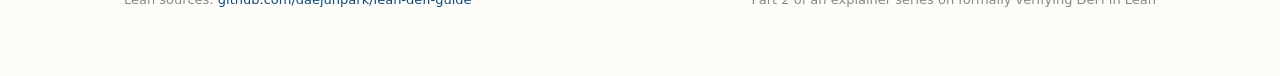
<file: docs/part-2.html>
<!doctype html>
<html lang="en">
<head>
<meta charset="utf-8" />
<meta name="viewport" content="width=device-width, initial-scale=1" />
<title>When the Proof Refuses, You're Looking at an Attack.</title>
<link rel="stylesheet" href="styles.css">
</head>
<body>

<nav class="top">
  <div class="wrap">
    <div class="brand"><a href="./">DeFi Formal Verification in Lean</a></div>
    <div class="links">
      <a href="https://github.com/daejunpark/lean-defi-guide">GitHub</a>
    </div>
  </div>
</nav>

<header class="hero">
  <div class="wrap">
    <p class="partof">Part 2 of an explainer series on formally verifying DeFi in Lean</p>
    <h1>When the Proof Refuses, You're Looking at an Attack.</h1>
  </div>
</header>

<article>
<div class="wrap">

<section>
  <p>
    <a href="part-1.html">Part 1</a> ended with the vault preserving its
    token-price invariant: under every non-<code>loss</code> action,
    the vault-token price never decreases. That rules out one whole
    class of attacks &mdash; nobody round-trips through the vault and
    walks out with more than they put in.
  </p>

  <p>
    But "you can't profit from a round trip" is only half of what a
    depositor cares about. The other half is the symmetric question:
    if I round-trip a deposit, <em>how much do I lose to rounding?</em>
    The floors in the vault's conversion formulas are tuned in the
    vault's favor &mdash; that's how the first attack gets ruled out
    &mdash; so some loss is unavoidable. The question is whether it's
    bounded, by how much, and under what conditions.
  </p>

  <p>
    This post turns "loss is bounded" into a machine-checked theorem.
    The interesting part isn't the proof; the proof is mechanical.
    The interesting part is that the <em>shape</em> of the side
    conditions Lean forces on us turns out to be the same shape as a
    well-known class of real-world attacks &mdash; and reading the
    proved bound back against deployment reality is itself the
    security analysis.
  </p>
</section>

<section>
  <h2>Asking for the obvious thing</h2>

  <p>
    The natural property to state is: <em>for any deposit
    <code>a</code>, the round-trip loss is at most some small fraction
    <code>&epsilon;</code> of <code>a</code>.</em>
  </p>

  <p>
    To say this cleanly we move to <code>&Qopf;</code> &mdash; it's
    awkward to express "0.01%" or "1 basis point" in <code>&Nopf;</code>
    without manual cross-multiplications, and the Lean ecosystem
    handles rationals well enough that there's no reason not to. The
    tolerance <code>&epsilon;</code> becomes a parameter; pick any
    positive rational.
  </p>

  <p>
    The theorem we want is something like:
  </p>

<pre><span class="kw">theorem</span> <span class="name">deposit_then_redeem_loss_naive</span>
    {s s' s'' : State} {user : Addr} {a shares assets_back : &Nopf;} {&epsilon; : &Qopf;}
    (h&epsilon;_pos : 0 &lt; &epsilon;)
    (hd : deposit s user a = some (s', shares))
    (hr : redeem s' user shares = some (s'', assets_back)) :
    (a : &Qopf;) - (assets_back : &Qopf;) &lt; &epsilon; * (a : &Qopf;) := <span class="kw">by</span> sorry</pre>

  <p>
    <code>deposit</code> returns the new state alongside the shares it
    minted; <code>redeem</code> returns the new state alongside the
    assets it paid out.
    The round trip is just "feed the shares from deposit into
    redeem," and the loss is the difference between what went in
    (<code>a</code>) and what came back (<code>assets_back</code>).
  </p>

  <p>
    Hand this to the AI and ask for a proof. It will fail. The
    interesting part is <em>how</em> it fails.
  </p>
</section>

<section>
  <h2>The counter-example is the donation attack</h2>

  <p>
    Push it for the counter-example and you get back:
  </p>

<pre>a * (T + vT) &lt; B + vA</pre>

  <p>
    With <code>T</code> and <code>B</code> for the vault's share
    supply and asset balance, and <code>vT</code>/<code>vA</code>
    for Part 1's virtual offsets, this says the per-vault-token
    price <code>(B + vA) / (T + vT)</code> is larger than
    <code>a</code> itself &mdash; pricing one full vault token costs
    more assets than the depositor is bringing in. The floor in
    <code>vaultTokenFor</code> sends the depositor's share count to
    zero; the subsequent redeem of zero shares returns zero assets;
    the loss is 100% of the deposit.
  </p>

  <p>
    This shape &mdash; deposit small relative to a high price, fresh
    depositor wiped out &mdash; is the
    <strong>donation-attack precondition</strong><sup class="fnref"><a href="#fn1" id="fnref1">1</a></sup>.
    An attacker inflates <code>B</code> by transferring assets
    directly into the vault (a path that doesn't mint shares; the
    transfer just shows up as a "profit" event on the vault's books).
    The per-share price spikes. The next depositor's deposit, if
    it's small relative to that spiked price, gets rounded to zero
    shares.
  </p>

  <p>
    So the AI's refusal isn't a tooling limitation. The theorem we
    tried to prove is genuinely false, and the witness for its
    falsity is a known exploit pattern. The proof attempt did exactly
    what we asked of it &mdash; and in doing so, handed us back the
    threat model.
  </p>
</section>

<section>
  <h2>The two-line refinement &mdash; and what Lean does for you</h2>

  <p>
    The counter-example tells us the bound has to be conditional. We
    can already guess the rough shape, in plain English:
  </p>

  <ul>
    <li>the price shouldn't be too high relative to what a depositor pays;</li>
    <li>the deposit shouldn't be too small.</li>
  </ul>

  <p>
    Notice: <em>these are not bounds</em>. They are vague directions.
    "Not too high" relative to what? Smaller than what number? The
    actual side conditions, the ones that make the theorem provable,
    are specific functional relationships between the price, the
    deposit, the tolerance <code>&epsilon;</code>, and possibly other
    quantities. We don't know them.
  </p>

  <p>
    That's fine. We don't have to.
  </p>

  <p>
    The Lean-based AI workflow is built around exactly this gap. You
    hand the AI the two informal directions &mdash; "find me bounds
    on the price and the deposit that make this provable" &mdash; and
    let it propose specific side conditions and try to prove the
    theorem under them. <em>If the proposed bounds are right, Lean
    accepts the proof; if they're wrong, Lean rejects it, and the AI
    iterates.</em> There is no path to "looks plausible but is
    actually wrong": the kernel either accepts the script or it
    doesn't.
  </p>

  <p class="callout">
    This is the part that does the heavy lifting. Without Lean in
    the loop, an AI that proposes a side condition is just guessing,
    and you have to vet the guess by hand. With Lean in the loop, the
    AI proposes <em>and</em> defends its guess; if it can't defend
    it, you get a precise error to iterate against. Wrong bounds
    fail loudly. Right bounds compile.
  </p>

  <p>
    After a handful of iterations &mdash; the AI proposes a bound,
    Lean complains, the AI tightens, eventually Lean accepts &mdash;
    you end up with a statement like:
  </p>

<pre><span class="kw">theorem</span> <span class="name">deposit_then_redeem_loss</span>
    {s s' s'' : State} {user : Addr} {a shares assets_back : &Nopf;} {P &epsilon; : &Qopf;}
    (h&epsilon;_pos : 0 &lt; &epsilon;)
    (h_price_cap : vaultTokenPrice s ≤ P)
    (h_a_min : (P + 1) / &epsilon; ≤ (a : &Qopf;))
    (hd : deposit s user a = some (s', shares))
    (hr : redeem s' user shares = some (s'', assets_back)) :
    (a : &Qopf;) - (assets_back : &Qopf;) &lt; &epsilon; * (a : &Qopf;) := ...</pre>

  <p>
    The two side conditions: <code>vaultTokenPrice s &le; P</code>
    (the vault-token price is below some cap <code>P</code>) and
    <code>(P + 1) / &epsilon; &le; a</code> (the deposit is at least
    that much). The cap <code>P</code> is a parameter; the depositor
    threshold is determined by the cap and the tolerance.
  </p>

  <p>
    The proof body is about 80 lines of Lean &mdash; floor-bound
    manipulations, the algebraic identity that makes the two floors'
    contributions cancel cleanly, a handful of <code>nlinarith</code>
    calls. I asked, I checked the statement, I ran <code>lake build</code>,
    it passed. I did not read the proof body.
  </p>
</section>

<section>
  <h2>Reading the bound against deployment reality</h2>

  <p>
    The interesting work starts now. We have a machine-checked
    statement: under <code>vaultTokenPrice s &le; P</code> and
    <code>(P + 1) / &epsilon; &le; a</code>, the round-trip loses
    strictly less than <code>&epsilon; &middot; a</code>. The next
    question is whether these two conditions hold for the depositors
    we care about.
  </p>

  <h3>The deposit threshold</h3>

  <p>
    <code>(P + 1) / &epsilon; &le; a</code> says the deposit has to
    be at least roughly <code>P / &epsilon;</code> asset units, plus
    a small additive term. For 18-decimal assets &mdash; the bulk
    of ERC-20s &mdash; a single human-scale token is
    <code>10<sup>18</sup></code> raw units. Even at
    <code>&epsilon; = 10<sup>-6</sup></code> (one part per million)
    and a price of <code>10<sup>3</sup></code>, the threshold is
    around <code>10<sup>9</sup></code> raw units &mdash; many orders
    of magnitude below any human-scale deposit. A frontend can
    additionally enforce a minimum-deposit check before forwarding
    the transaction. For 18-decimal deployments expecting
    human-scale users, this condition can be easily
    satisfied.
  </p>

  <p>
    For lower-decimal assets &mdash; USDC, USDT, and a few others
    use 6 &mdash; the picture is different. The threshold's
    raw-unit count is the same, but the asset's per-token raw-unit
    count is now <code>10<sup>6</sup></code> rather than
    <code>10<sup>18</sup></code>, so the threshold occupies a
    larger fraction of a token, and how comfortably it holds
    depends on the expected price range. At a near-inception price
    (<code>P &asymp; 1</code>) and a basis-point tolerance
    (<code>&epsilon; = 10<sup>-4</sup></code>), the threshold is
    around <code>10<sup>5</sup></code> raw units &mdash; well under
    a dollar in USDC. As <code>P</code> climbs, or
    <code>&epsilon;</code> tightens, the bound becomes meaningfully
    tight, and whether it actually holds is worth checking against
    a specific deployment's operating range rather than asserted in
    general.
  </p>

  <h3>The price cap</h3>

  <p>
    The price cap is the harder one.
  </p>

  <p>
    Under normal vault operation &mdash; yield accruing slowly,
    principal moving in via deposits and out via redeems &mdash; the
    price grows slowly and predictably. Whatever <code>P</code> the
    deployment commits to (call it the price at deployment plus a
    generous growth budget), the running price stays well below it.
  </p>

  <p>
    The problem is that the price can also be moved by paths the
    vault doesn't fully control. In our simple model, the main such
    path is donation &mdash; assets transferred to the vault without
    going through deposit, landing on its books as profit. Real
    production vaults expose more: oracle inputs that can be skewed,
    strategy adapters that interact with external markets, or more
    generally any valuation of the underlying positions which
    can spike momentarily. Any of these can move the per-share price
    along channels the vault's user-facing entry points never see
    directly.
  </p>

  <p>
    For any nontrivial vault, then, the price cap is a protocol
    invariant to defend rather than an assumption to take for
    granted. <em>Whether the cap can be violated is the security
    question.</em>
  </p>
</section>

<section>
  <h2>Mitigations enforce the cap as a protocol invariant</h2>

  <p>
    If you're designing a vault and the inflation surface is a real
    concern, the takeaway from the proved theorem is: <em>your
    mitigation's job is to make <code>vaultTokenPrice s &le; P</code>
    a protocol invariant.</em> Different vault designs take different
    routes; one concrete approach worth examining is the per-period
    price-growth cap.
  </p>

  <p>
    Morpho Vault V2 takes this route: the vault tracks an internal
    "fair price" that grows at most some configured amount per unit
    time, and the vault's externally exposed conversion rate is
    clipped to the fair price. A donation that spikes the underlying
    asset-to-share ratio doesn't propagate to depositors &mdash; they
    convert at the slower fair price &mdash; until the fair price's
    growth budget catches up. The donated value still accretes to
    existing shareholders over time, and the price depositors see
    remains protocol-enforced moment-to-moment &mdash; our theorem's
    <code>P</code> cap is a direct protocol invariant.
  </p>

  <p>
    The reason this design exists, and the reason it has the shape
    it does, is exactly the bound our theorem proved. The mitigation
    is a constructive answer to "how do you enforce the side
    condition?"
  </p>
</section>

<section>
  <h2>What the workflow gives you</h2>

  <p>What we did in this post, the steps spelled out:</p>

  <ol>
    <li>Asked the obvious thing. Lean refused.</li>
    <li>Looked at the refusal. The counter-example was the donation-attack precondition.</li>
    <li>Refined the spec with two informal constraints &mdash; "price bounded", "deposit large enough" &mdash; and let the AI propose the explicit bounds. Lean verified them.</li>
    <li>Read the bounds against deployment reality. One condition is free in practice; the other is the live attack surface.</li>
    <li>Looked at production-vault designs and saw the mitigation as a direct enforcer of the side condition.</li>
  </ol>

  <p>
    The point worth highlighting: steps 2 through 5 are security
    analysis, not proof engineering. The proof process &mdash; the
    refusal, the side conditions, the bounds &mdash; does the
    analytical work. Lean's role isn't to bless something we already
    know; it's to <em>force the questions worth asking.</em>
  </p>

  <p>
    The AI's role isn't to be trustworthy; it's to be a fast proposer
    of side conditions and proofs. Trust comes from the kernel. The
    only thing that needs human judgement is reading the proved
    statement back against the deployment context &mdash; "is this
    bound realistic? what can violate it?" &mdash; and that is
    exactly the kind of judgement formal methods are meant to amplify.
  </p>

  <p>
    The Lean sources for this post &mdash;
    <code>LossBound.lean</code>, along with the Part 1 files it
    builds on &mdash; live in the
    <a href="https://github.com/daejunpark/lean-defi-guide/tree/main/simple-tokens-and-vaults"><code>simple-tokens-and-vaults/</code> directory</a>.
  </p>
</section>

<section class="notes">
  <h2>Notes</h2>
  <ol class="footnotes">
    <li id="fn1">
      Part 1's virtual offsets do not contradict the precondition's
      existence. Offsets bound the attacker's <em>payoff</em> &mdash;
      a fraction <code>vT / (T + vT)</code> of any donation is captured
      by a phantom holder that cannot withdraw, so the attacker cannot
      recoup their own donation &mdash; but the depositor-loss state
      above is set up by the algebraic condition, not by the offsets'
      sizing. Virtual offsets bound the attacker's incentive to
      engineer the state; eliminating the underlying state is a
      separate guarantee.
      <a href="#fnref1" class="fnback" aria-label="back to text">&#8617;</a>
    </li>
  </ol>
</section>

</div>
</article>

<footer class="site">
  <div class="wrap">
    <span>Lean sources: <a href="https://github.com/daejunpark/lean-defi-guide">github.com/daejunpark/lean-defi-guide</a></span>
    <span>Part 2 of an explainer series on formally verifying DeFi in Lean</span>
  </div>
</footer>

</body>
</html>
</file>
<file: docs/styles.css>
:root {
  --bg: #fdfcf9;
  --panel: #ffffff;
  --ink: #1a1a1a;
  --ink-soft: #555;
  --ink-faint: #888;
  --rule: #e7e5e0;
  --accent: #0d4a7a;
  --accent-soft: #e8f1f7;
  --code-bg: #f6f4ee;
  --sans:  system-ui, -apple-system, "Segoe UI", Roboto, Helvetica, Arial, sans-serif;
  --serif: ui-serif, Georgia, "Times New Roman", Times, serif;
  --mono:  ui-monospace, "SF Mono", Menlo, Monaco, Consolas, monospace;
}

* { box-sizing: border-box; }
html { scroll-behavior: smooth; }
body {
  margin: 0;
  font-family: var(--sans);
  background: var(--bg);
  color: var(--ink);
  line-height: 1.6;
  -webkit-font-smoothing: antialiased;
}

h1, h2, h3 {
  font-family: var(--serif);
  font-weight: 500;
  letter-spacing: -0.005em;
}

code, pre, .mono { font-family: var(--mono); }

a { color: var(--accent); text-decoration: none; }
a:hover { text-decoration: underline; }

.wrap { max-width: 760px; margin: 0 auto; padding: 0 24px; }

/* ----- top nav ----- */
nav.top {
  position: sticky; top: 0; z-index: 10;
  background: rgba(253,252,249,0.92);
  backdrop-filter: blur(6px);
  border-bottom: 1px solid var(--rule);
}
nav.top .wrap {
  display: flex; align-items: center; justify-content: space-between;
  height: 52px;
  max-width: 1080px;
}
nav.top .brand { font-weight: 600; letter-spacing: -0.01em; }
nav.top .brand a { color: inherit; }
nav.top .brand a:hover { color: var(--accent); text-decoration: none; }
nav.top .links { display: flex; gap: 18px; font-size: 14px; }
nav.top .links a { color: var(--ink-soft); }
nav.top .links a:hover { color: var(--accent); text-decoration: none; }

/* ----- hero ----- */
header.hero { padding: 64px 0 40px; }
header.hero .partof {
  font-size: 13px; color: var(--ink-faint);
  text-transform: uppercase; letter-spacing: 0.08em;
  margin: 0 0 14px;
}
header.hero h1 {
  font-size: 38px; line-height: 1.18; letter-spacing: -0.02em;
  margin: 0 0 8px;
  max-width: 760px;
}
header.hero .lede {
  font-size: 17px; color: var(--ink-soft);
  margin: 16px 0 0;
  max-width: 720px;
}

/* ----- article body ----- */
article { padding-bottom: 24px; }
article section {
  padding: 40px 0;
  border-top: 1px solid var(--rule);
}
article section:first-of-type { border-top: none; padding-top: 8px; }
article h2 {
  font-size: 26px;
  margin: 0 0 18px;
  letter-spacing: -0.015em;
}
article h3 {
  font-size: 18px;
  margin: 32px 0 10px;
  color: var(--ink);
}
article p {
  font-size: 16.5px;
  color: var(--ink);
  margin: 0 0 16px;
}
article p:last-child { margin-bottom: 0; }
article em { font-style: italic; }
article strong { font-weight: 600; }

article ul, article ol {
  font-size: 16.5px;
  color: var(--ink);
  margin: 0 0 18px;
  padding-left: 24px;
  line-height: 1.65;
}
article ul li, article ol li { margin: 8px 0; }

article ul li ul, article ul li ol, article ol li ul, article ol li ol {
  margin: 6px 0 6px;
}

article blockquote {
  margin: 24px 0;
  padding: 6px 20px;
  color: var(--ink-soft);
  border-left: 3px solid var(--accent);
  background: var(--accent-soft);
  font-style: italic;
}
article blockquote p { margin: 8px 0; font-size: 15.5px; }

article hr {
  border: none;
  border-top: 1px solid var(--rule);
  margin: 40px 0;
}

/* ----- inline code ----- */
article p code,
article li code,
article td code,
article th code,
article h2 code,
article h3 code {
  background: var(--code-bg);
  padding: 1px 6px;
  border-radius: 4px;
  font-size: 0.92em;
  color: #2a4a6a;
}

/* ----- code blocks ----- */
article pre {
  margin: 18px 0;
  padding: 16px 18px;
  background: var(--code-bg);
  border: 1px solid var(--rule);
  border-radius: 8px;
  font-size: 13.5px;
  line-height: 1.55;
  overflow-x: auto;
  color: var(--ink);
}
article pre code {
  background: none;
  padding: 0;
  color: inherit;
  font-size: inherit;
}

/* tiny syntax tint for Lean snippets — applied via spans when present */
.kw   { color: #7a3e9d; }
.name { color: #0d4a7a; }
.ty   { color: #2563eb; }
.com  { color: #7a7066; font-style: italic; }
.lit  { color: #b45309; }

/* ----- tables ----- */
.table-wrap { overflow-x: auto; margin: 18px 0; }
article table {
  border-collapse: collapse;
  min-width: 100%;
  font-size: 14px;
}
article table th, article table td {
  padding: 9px 14px;
  border-bottom: 1px solid var(--rule);
  text-align: left;
  white-space: nowrap;
}
article table thead th {
  font-weight: 600;
  color: var(--ink-soft);
  border-bottom: 1px solid var(--ink);
  font-size: 13px;
  text-transform: none;
  letter-spacing: 0;
}
article table td.mono, article table th.mono { font-family: var(--mono); font-size: 13px; }
article table .annot {
  color: var(--ink-faint);
  font-style: italic;
  font-size: 12.5px;
}

/* ----- footnotes ----- */
sup.fnref {
  font-size: 0.75em;
  line-height: 0;
  vertical-align: super;
  margin-left: 1px;
}
sup.fnref a {
  text-decoration: none;
  color: var(--accent);
  padding: 0 2px;
}
sup.fnref a:hover { text-decoration: underline; }

article section.notes {
  padding: 32px 0 40px;
}
article section.notes h2 {
  font-size: 16px;
  font-weight: 600;
  color: var(--ink-faint);
  text-transform: uppercase;
  letter-spacing: 0.08em;
  font-family: var(--sans);
  margin: 0 0 16px;
}
article ol.footnotes {
  font-size: 14.5px;
  color: var(--ink-soft);
  padding-left: 22px;
  line-height: 1.6;
}
article ol.footnotes li { margin: 10px 0; }
article ol.footnotes li code { font-size: 0.92em; }
.fnback {
  margin-left: 6px;
  color: var(--accent);
  text-decoration: none;
  font-size: 0.95em;
}
.fnback:hover { text-decoration: underline; }

/* ----- footer ----- */
footer.site {
  border-top: 1px solid var(--rule);
  padding: 40px 0 60px;
  font-size: 13px;
  color: var(--ink-faint);
}
footer.site .wrap {
  display: flex; justify-content: space-between; flex-wrap: wrap; gap: 12px;
  max-width: 1080px;
}

/* ----- callout for emphasized paragraphs ----- */
article p.callout {
  margin: 24px 0;
  padding: 14px 20px;
  background: var(--accent-soft);
  border-left: 3px solid var(--accent);
  border-radius: 4px;
  color: var(--ink);
  font-size: 16.5px;
  font-style: italic;
}

/* ----- code toggle (details/summary) ----- */
article details.code-toggle {
  margin: 18px 0;
  border: 1px solid var(--rule);
  border-radius: 8px;
  background: var(--code-bg);
  overflow: hidden;
}
article details.code-toggle > summary {
  cursor: pointer;
  padding: 10px 16px;
  font-size: 13.5px;
  color: var(--ink-soft);
  user-select: none;
  list-style: none;
}
article details.code-toggle > summary::-webkit-details-marker {
  display: none;
}
article details.code-toggle > summary::before {
  content: "▸";
  display: inline-block;
  width: 1.2em;
  color: var(--ink-faint);
}
article details.code-toggle[open] > summary::before {
  content: "▾";
}
article details.code-toggle > summary:hover {
  color: var(--accent);
}
article details.code-toggle > summary code {
  background: rgba(0, 0, 0, 0.04);
}
article details.code-toggle > pre {
  margin: 0;
  border: none;
  border-top: 1px solid var(--rule);
  border-radius: 0;
}

/* ----- landing page cards ----- */
.card-list {
  display: flex;
  flex-direction: column;
  gap: 14px;
  margin: 0 0 18px;
}

a.card {
  display: block;
  padding: 18px 22px;
  border: 1px solid var(--rule);
  border-radius: 8px;
  background: var(--panel);
  color: var(--ink);
  text-decoration: none;
  transition: border-color 0.15s ease, background 0.15s ease;
}

a.card:hover {
  border-color: var(--accent);
  background: var(--bg);
  text-decoration: none;
}

.card-label {
  font-size: 12px;
  color: var(--ink-faint);
  text-transform: uppercase;
  letter-spacing: 0.08em;
  margin-bottom: 6px;
}

.card-title {
  font-family: var(--serif);
  font-size: 19px;
  font-weight: 500;
  color: var(--ink);
  margin: 0 0 8px;
  line-height: 1.3;
  letter-spacing: -0.01em;
}

a.card:hover .card-title {
  color: var(--accent);
}

.card-desc {
  font-size: 15px;
  color: var(--ink-soft);
  line-height: 1.55;
  margin: 0;
}

/* responsive */
@media (max-width: 720px) {
  header.hero h1 { font-size: 30px; }
  article h2 { font-size: 22px; }
  article p { font-size: 16px; }
  article ul, article ol { font-size: 16px; }
  nav.top .links { display: none; }
}
</file>
<file: docs/lending-market/styles.css>
:root {
  --bg: #fdfcf9;
  --panel: #ffffff;
  --ink: #1a1a1a;
  --ink-soft: #555;
  --ink-faint: #888;
  --rule: #e7e5e0;
  --accent: #0d4a7a;
  --accent-soft: #e8f1f7;
  --ok: #16a34a;
  --ok-soft: #ecfdf5;
  --warn: #b45309;
  --warn-soft: #fef6e7;
  --bad: #b91c1c;
  --bad-soft: #fef2f2;
  --code-bg: #f6f4ee;
  --sans:  system-ui, -apple-system, "Segoe UI", Roboto, Helvetica, Arial, sans-serif;
  --serif: ui-serif, Georgia, "Times New Roman", Times, serif;
  --mono:  ui-monospace, "SF Mono", Menlo, Monaco, Consolas, monospace;
}
* { box-sizing: border-box; }
html { scroll-behavior: smooth; }
body {
  margin: 0;
  font-family: var(--sans);
  background: var(--bg);
  color: var(--ink);
  line-height: 1.55;
  -webkit-font-smoothing: antialiased;
}
h1, h2, h3 {
  font-family: var(--serif);
  font-weight: 500;
  letter-spacing: -0.005em;
}
code, pre, .mono {
  font-family: var(--mono);
}
a { color: var(--accent); text-decoration: none; }
a:hover { text-decoration: underline; }

.wrap { max-width: 1080px; margin: 0 auto; padding: 0 24px; }

/* ----- top nav ----- */
nav.top {
  position: sticky; top: 0; z-index: 10;
  background: rgba(253,252,249,0.92);
  backdrop-filter: blur(6px);
  border-bottom: 1px solid var(--rule);
}
nav.top .wrap {
  display: flex; align-items: center; justify-content: space-between;
  height: 52px;
}
nav.top .brand { font-weight: 600; letter-spacing: -0.01em; }
nav.top .brand a { color: inherit; }
nav.top .brand a:hover { color: var(--accent); text-decoration: none; }
nav.top .links { display: flex; gap: 18px; font-size: 14px; }
nav.top .links a { color: var(--ink-soft); }
nav.top .links a:hover { color: var(--accent); text-decoration: none; }
nav.top .links a.current { color: var(--accent); font-weight: 500; }

/* ----- hero ----- */
header.hero { padding: 72px 0 40px; }
header.hero h1 {
  font-size: 38px; line-height: 1.15; letter-spacing: -0.02em;
  margin: 0 0 16px;
  max-width: 820px;
}
header.hero .lede {
  font-size: 18px; color: var(--ink-soft); max-width: 720px;
  margin: 0 0 28px;
}
header.hero .stats {
  display: flex; flex-wrap: wrap; gap: 28px 40px;
  border-top: 1px solid var(--rule);
  border-bottom: 1px solid var(--rule);
  padding: 18px 0;
}
header.hero .stat .num {
  font-size: 24px; font-weight: 600; letter-spacing: -0.01em;
}
header.hero .stat .lbl {
  font-size: 12px; color: var(--ink-faint);
  text-transform: uppercase; letter-spacing: 0.06em;
}

section { padding: 56px 0; border-top: 1px solid var(--rule); }
section h2 {
  font-size: 26px; margin: 0 0 8px; letter-spacing: -0.015em;
}
section .section-lede {
  color: var(--ink-soft); margin: 0 0 28px; max-width: 760px;
}
section h3 {
  font-size: 17px; margin: 24px 0 8px;
}

/* ----- invariant layer cards ----- */
.layers { display: grid; grid-template-columns: 1fr; gap: 12px; }
.layer {
  display: grid;
  grid-template-columns: 48px 1fr;
  gap: 16px;
  padding: 18px 20px;
  background: var(--panel);
  border: 1px solid var(--rule);
  border-radius: 10px;
}
.layer .idx {
  width: 36px; height: 36px;
  border-radius: 50%;
  background: var(--accent-soft);
  color: var(--accent);
  display: flex; align-items: center; justify-content: center;
  font-weight: 600;
}
.layer h3 { margin: 0 0 4px; font-size: 16px; }
.layer .tag {
  display: inline-block; font-size: 11px;
  color: var(--ink-faint);
  border: 1px solid var(--rule);
  padding: 2px 8px; border-radius: 999px;
  margin-left: 8px; vertical-align: middle;
}
.layer p { margin: 4px 0 0; color: var(--ink-soft); font-size: 15px; }
.layer p.fragility {
  margin-top: 8px; font-size: 13px; color: var(--ink-faint);
}

/* ----- matrix ----- */
.matrix-wrap { overflow-x: auto; margin-top: 8px; }
table.matrix {
  border-collapse: collapse; min-width: 100%;
  font-size: 13px;
}
table.matrix th, table.matrix td {
  padding: 10px 12px;
  border-bottom: 1px solid var(--rule);
  text-align: center;
  white-space: nowrap;
}
table.matrix th.row-h, table.matrix td.row-h {
  text-align: left; font-weight: 500;
}
table.matrix thead th {
  font-weight: 600;
  color: var(--ink-soft);
  border-bottom: 1px solid var(--ink);
}
table.matrix tr.env td.row-h { color: var(--ink-faint); font-style: italic; }
.pill {
  display: inline-flex; align-items: center; justify-content: center;
  min-width: 22px; height: 22px;
  border-radius: 6px;
  font-size: 12px; font-weight: 600;
}
.pill.ok    { background: var(--ok-soft);   color: var(--ok); }
.pill.cond  { background: var(--warn-soft); color: var(--warn); }
.pill.bad   { background: var(--bad-soft);  color: var(--bad); }
.legend { display: flex; gap: 16px; flex-wrap: wrap; margin-top: 16px; font-size: 13px; color: var(--ink-soft); }
.legend .item { display: inline-flex; gap: 8px; align-items: center; }

/* ----- preservation conditions ----- */
.conditions {
  display: grid;
  grid-template-columns: 1fr;
  gap: 14px;
}
.cond-card {
  background: var(--panel);
  border: 1px solid var(--rule);
  border-radius: 10px;
  padding: 20px 24px;
}
.cond-card h3 {
  margin: 0 0 8px;
  font-size: 17px;
}
.cond-card ul {
  margin: 8px 0 0;
  padding-left: 20px;
  color: var(--ink);
  font-size: 14.5px;
  line-height: 1.7;
}
.cond-card ul li { margin: 4px 0; }
.cond-card ul li .mono,
.cond-card ul li code {
  font-size: 13px;
}
.cond-card .note {
  margin-top: 16px;
  font-size: 13px;
  color: var(--ink-faint);
  border-top: 1px dashed var(--rule);
  padding-top: 12px;
  line-height: 1.6;
}

/* ----- scope diagram ----- */
.scope-single {
  display: flex;
  justify-content: center;
  margin-top: 8px;
}
.scope-card {
  background: var(--panel);
  border: 1px solid var(--rule);
  border-radius: 10px;
  padding: 24px 28px;
  max-width: 560px;
  width: 100%;
}
.scope-card svg { width: 100%; height: auto; display: block; }

/* ----- architecture / lifecycle diagram ----- */
.arch-wrap { background: var(--panel); border: 1px solid var(--rule); border-radius: 10px; padding: 24px; }
.arch-wrap svg { width: 100%; height: auto; display: block; }
.diagram-note {
  margin: 18px 4px 0;
  font-size: 13px;
  color: var(--ink-soft);
  line-height: 1.5;
  border-top: 1px dashed var(--rule);
  padding-top: 14px;
}
.diagram-note code {
  font-size: 12.5px;
  background: var(--code-bg);
  padding: 1px 5px;
  border-radius: 3px;
}

/* ----- theorem cards ----- */
.thms { display: grid; grid-template-columns: 1fr; gap: 14px; }
.thm {
  background: var(--panel);
  border: 1px solid var(--rule);
  border-radius: 10px;
  padding: 20px 22px;
}
.thm h3 { margin: 0 0 4px; font-size: 17px; }
.thm .nm { color: var(--ink-faint); font-size: 13px; }
.thm p.plain { margin: 8px 0 14px; color: var(--ink); font-size: 15px; }
.thm ul.plain-list {
  margin: 6px 0 14px;
  padding-left: 22px;
  color: var(--ink);
  font-size: 15px;
  line-height: 1.6;
}
.thm ul.plain-list li { margin: 6px 0; }
.thm details {
  border-top: 1px dashed var(--rule);
  padding-top: 12px;
  margin-top: 12px;
}
.thm details summary {
  cursor: pointer; font-size: 13px; color: var(--accent);
  list-style: none;
  user-select: none;
}
.thm details summary::-webkit-details-marker { display: none; }
.thm details summary::before { content: "▸ "; }
.thm details[open] summary::before { content: "▾ "; }
.thm details summary:hover { text-decoration: underline; }
.thm pre {
  margin: 12px 0 0;
  padding: 14px 16px;
  background: var(--code-bg);
  border-radius: 6px;
  font-size: 13px;
  overflow-x: auto;
  line-height: 1.5;
}
.thm .footer {
  margin-top: 14px;
  font-size: 13px;
  display: flex; gap: 14px; flex-wrap: wrap;
  color: var(--ink-faint);
}
.thm .footer a { font-size: 13px; }

/* tiny syntax tint */
.kw   { color: #7a3e9d; }
.name { color: #0d4a7a; }
.ty   { color: #2563eb; }
.com  { color: #7a7066; font-style: italic; }
.lit  { color: #b45309; }

/* ----- two-column comparison (also used by Certora page) ----- */
.compare-grid {
  display: grid;
  grid-template-columns: 1fr 1fr;
  gap: 14px;
}
.compare-grid .card {
  background: var(--panel);
  border: 1px solid var(--rule);
  border-radius: 10px;
  padding: 20px 22px;
}
.compare-grid h3 { margin-top: 0; }
.compare-grid p { color: var(--ink-soft); font-size: 14.5px; margin: 8px 0; }
.compare-grid ul { margin: 8px 0 0; padding-left: 18px; color: var(--ink-soft); font-size: 14px; }
.compare-grid ul li { margin: 4px 0; }
.compare-grid .cond {
  font-family: var(--mono);
  font-size: 12.5px;
  color: #555;
  background: var(--code-bg);
  padding: 6px 10px;
  border-radius: 5px;
  margin-top: 10px;
  display: inline-block;
}

/* legacy alias */
.certora-grid { display: grid; grid-template-columns: 1fr 1fr; gap: 14px; }
.certora-grid .card { background: var(--panel); border: 1px solid var(--rule); border-radius: 10px; padding: 18px 20px; }
.certora-grid h3 { margin-top: 0; }
.certora-grid ul { margin: 8px 0 0; padding-left: 18px; color: var(--ink-soft); font-size: 14px; }
.certora-grid ul li { margin: 4px 0; }

/* ----- bridge chain (used in safety page) ----- */
.bridge-wrap {
  background: var(--panel);
  border: 1px solid var(--rule);
  border-radius: 10px;
  padding: 24px 28px;
}
.bridge-wrap svg { width: 100%; height: auto; display: block; }

/* ----- explore (spoke pages) ----- */
.explore {
  display: grid;
  grid-template-columns: repeat(auto-fit, minmax(220px, 1fr));
  gap: 14px;
}
.explore a.tile {
  display: block;
  background: var(--panel);
  border: 1px solid var(--rule);
  border-radius: 10px;
  padding: 18px 20px;
  color: var(--ink);
  transition: border-color 120ms ease, transform 120ms ease;
}
.explore a.tile:hover {
  border-color: var(--accent);
  text-decoration: none;
  transform: translateY(-1px);
}
.explore .tile h3 { margin: 0 0 4px; font-size: 15px; color: var(--accent); }
.explore .tile p { margin: 0; font-size: 13px; color: var(--ink-soft); }
.explore .tile.disabled {
  opacity: 0.55; pointer-events: none;
  border-style: dashed;
}
.explore .tile.disabled .h3 { color: var(--ink-faint); }

footer.site {
  border-top: 1px solid var(--rule);
  padding: 40px 0 60px;
  font-size: 13px; color: var(--ink-faint);
}
footer.site .wrap { display: flex; justify-content: space-between; flex-wrap: wrap; gap: 12px; }

/* responsive */
@media (max-width: 720px) {
  header.hero h1 { font-size: 30px; }
  .compare-grid { grid-template-columns: 1fr; }
  .certora-grid { grid-template-columns: 1fr; }
  nav.top .links { display: none; }
}
</file>
